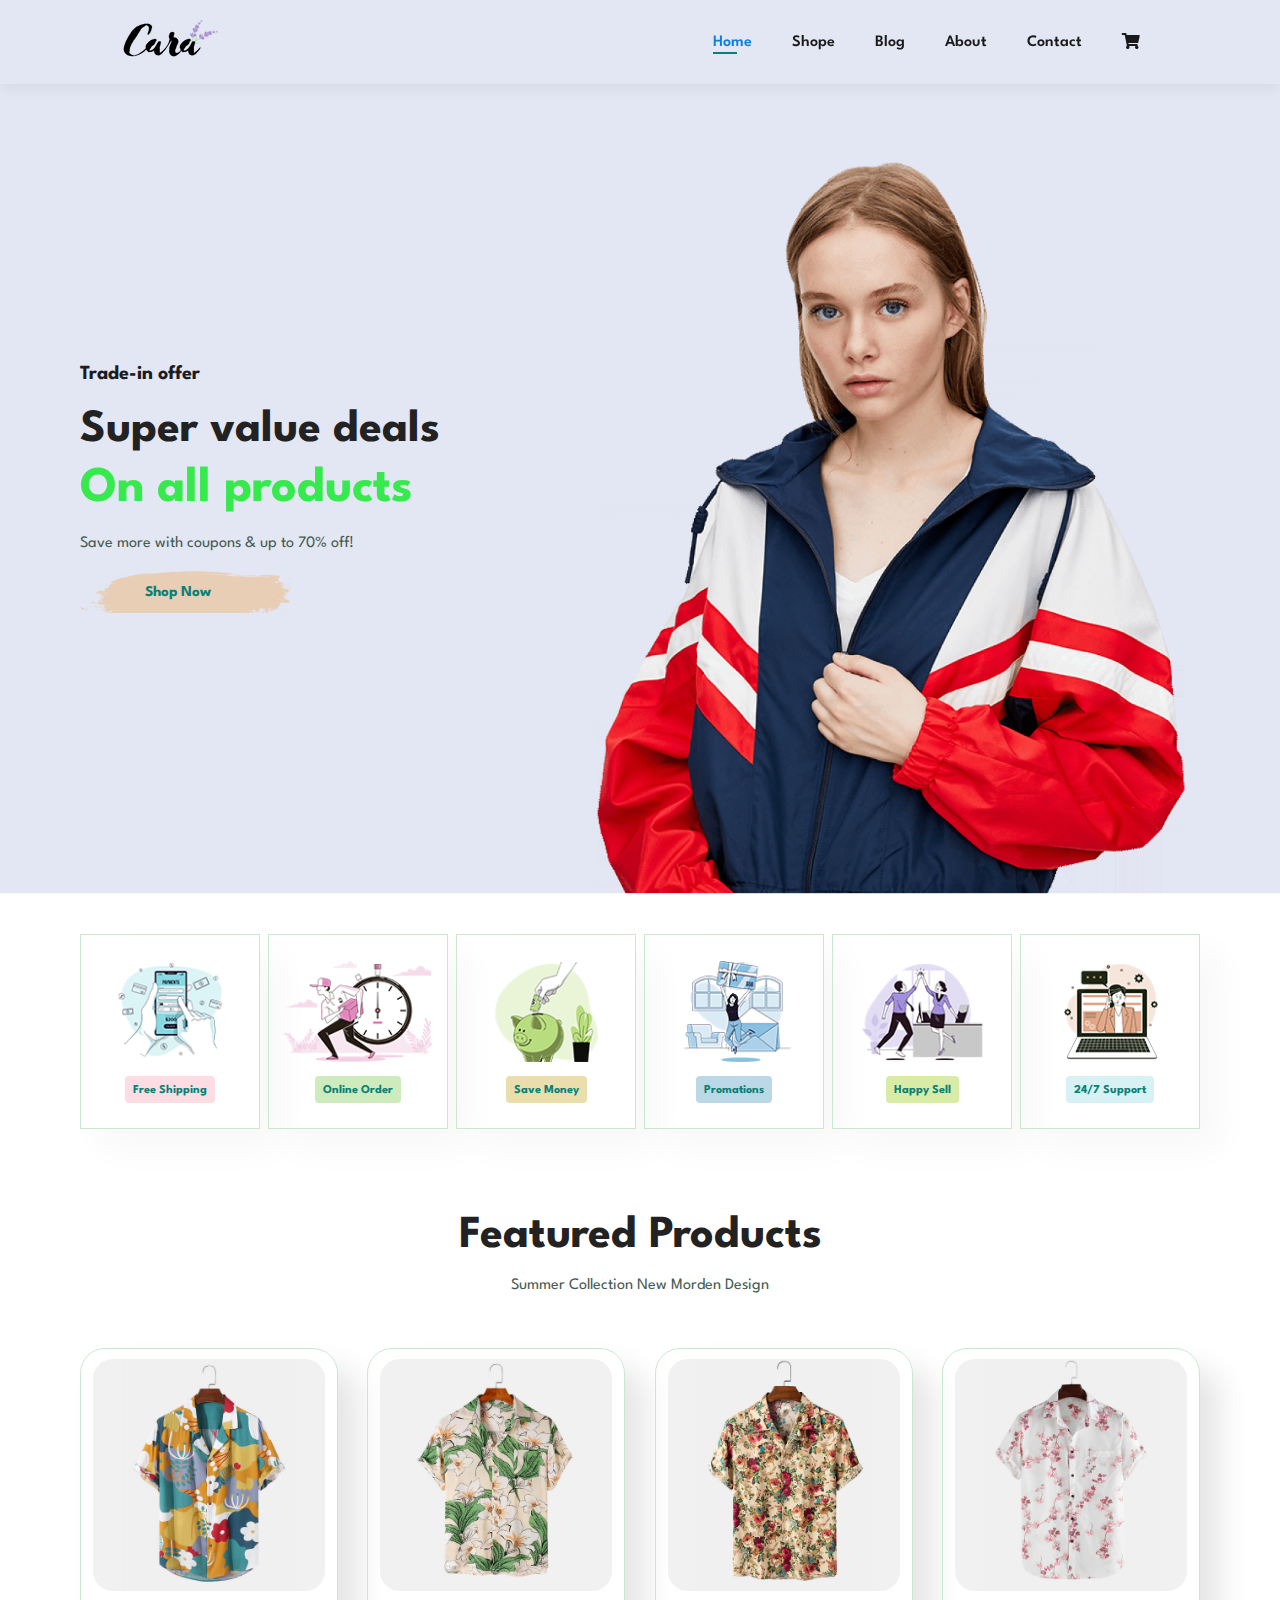
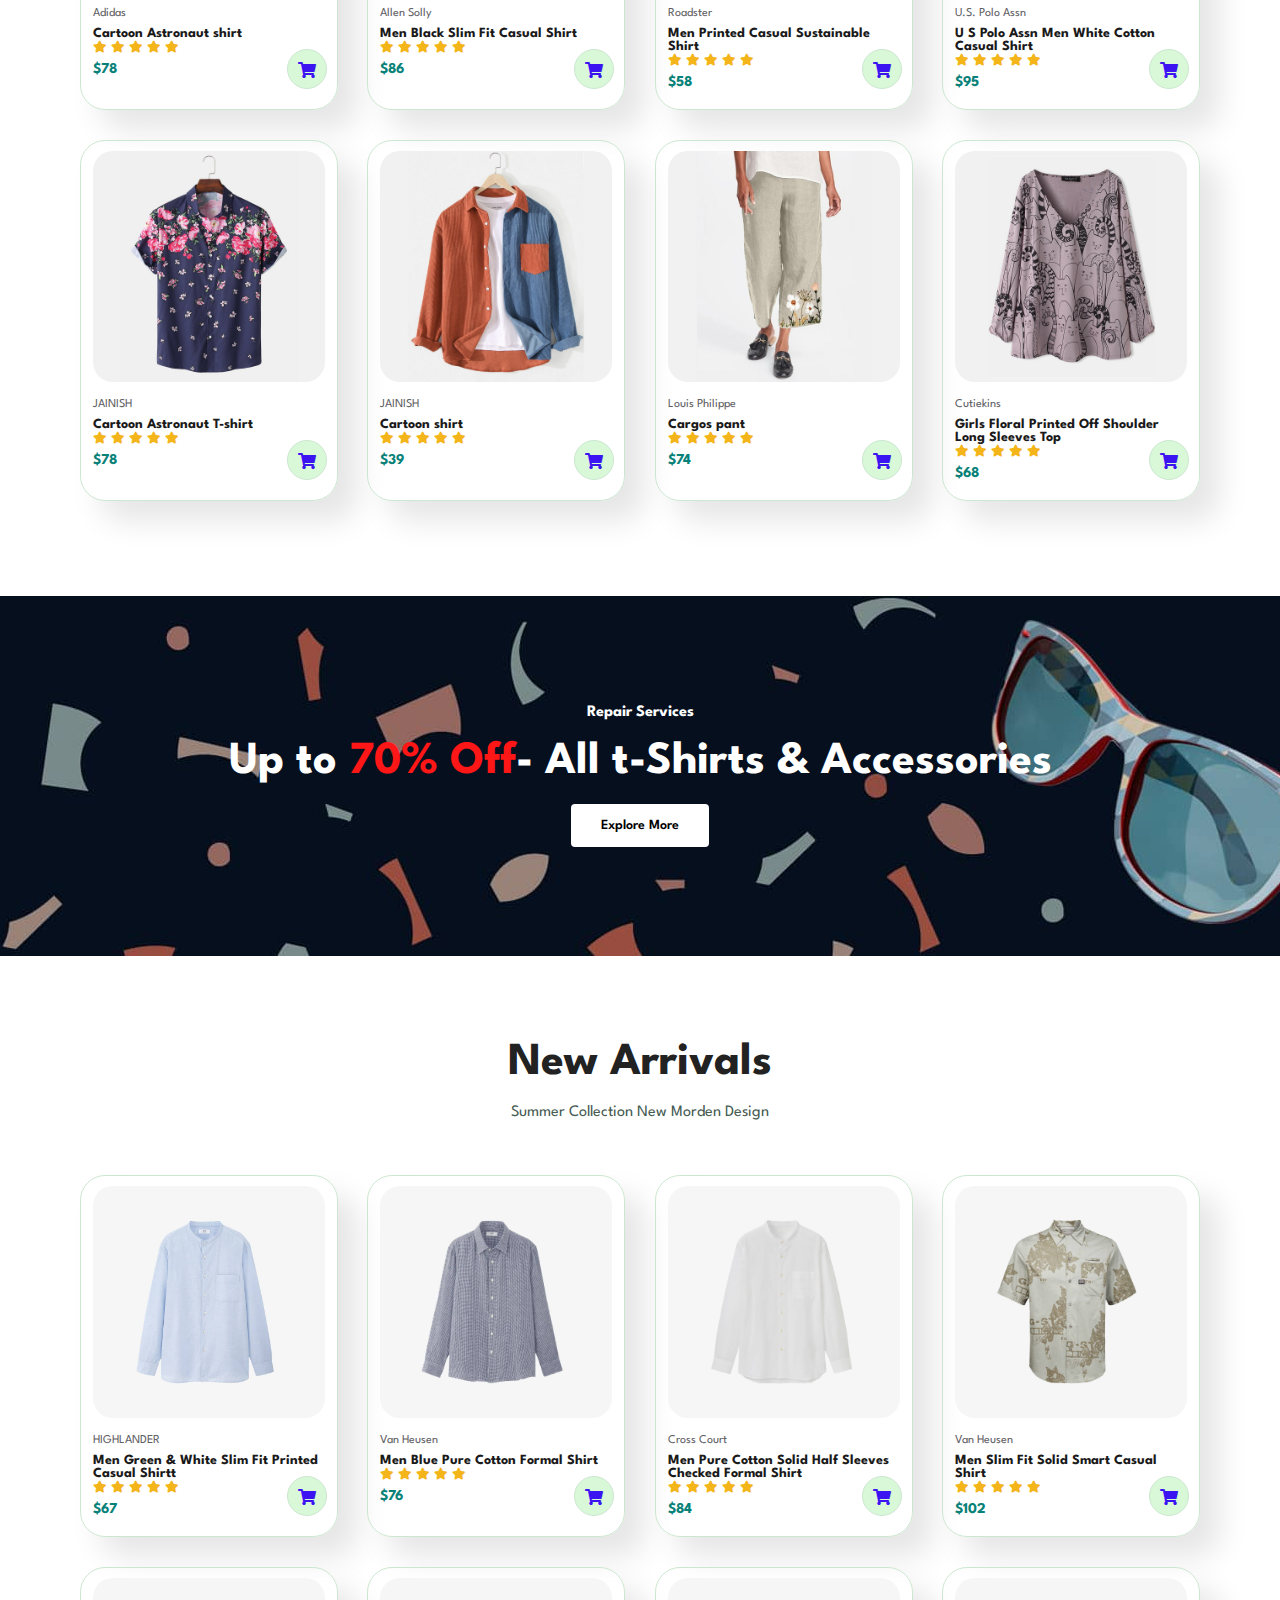
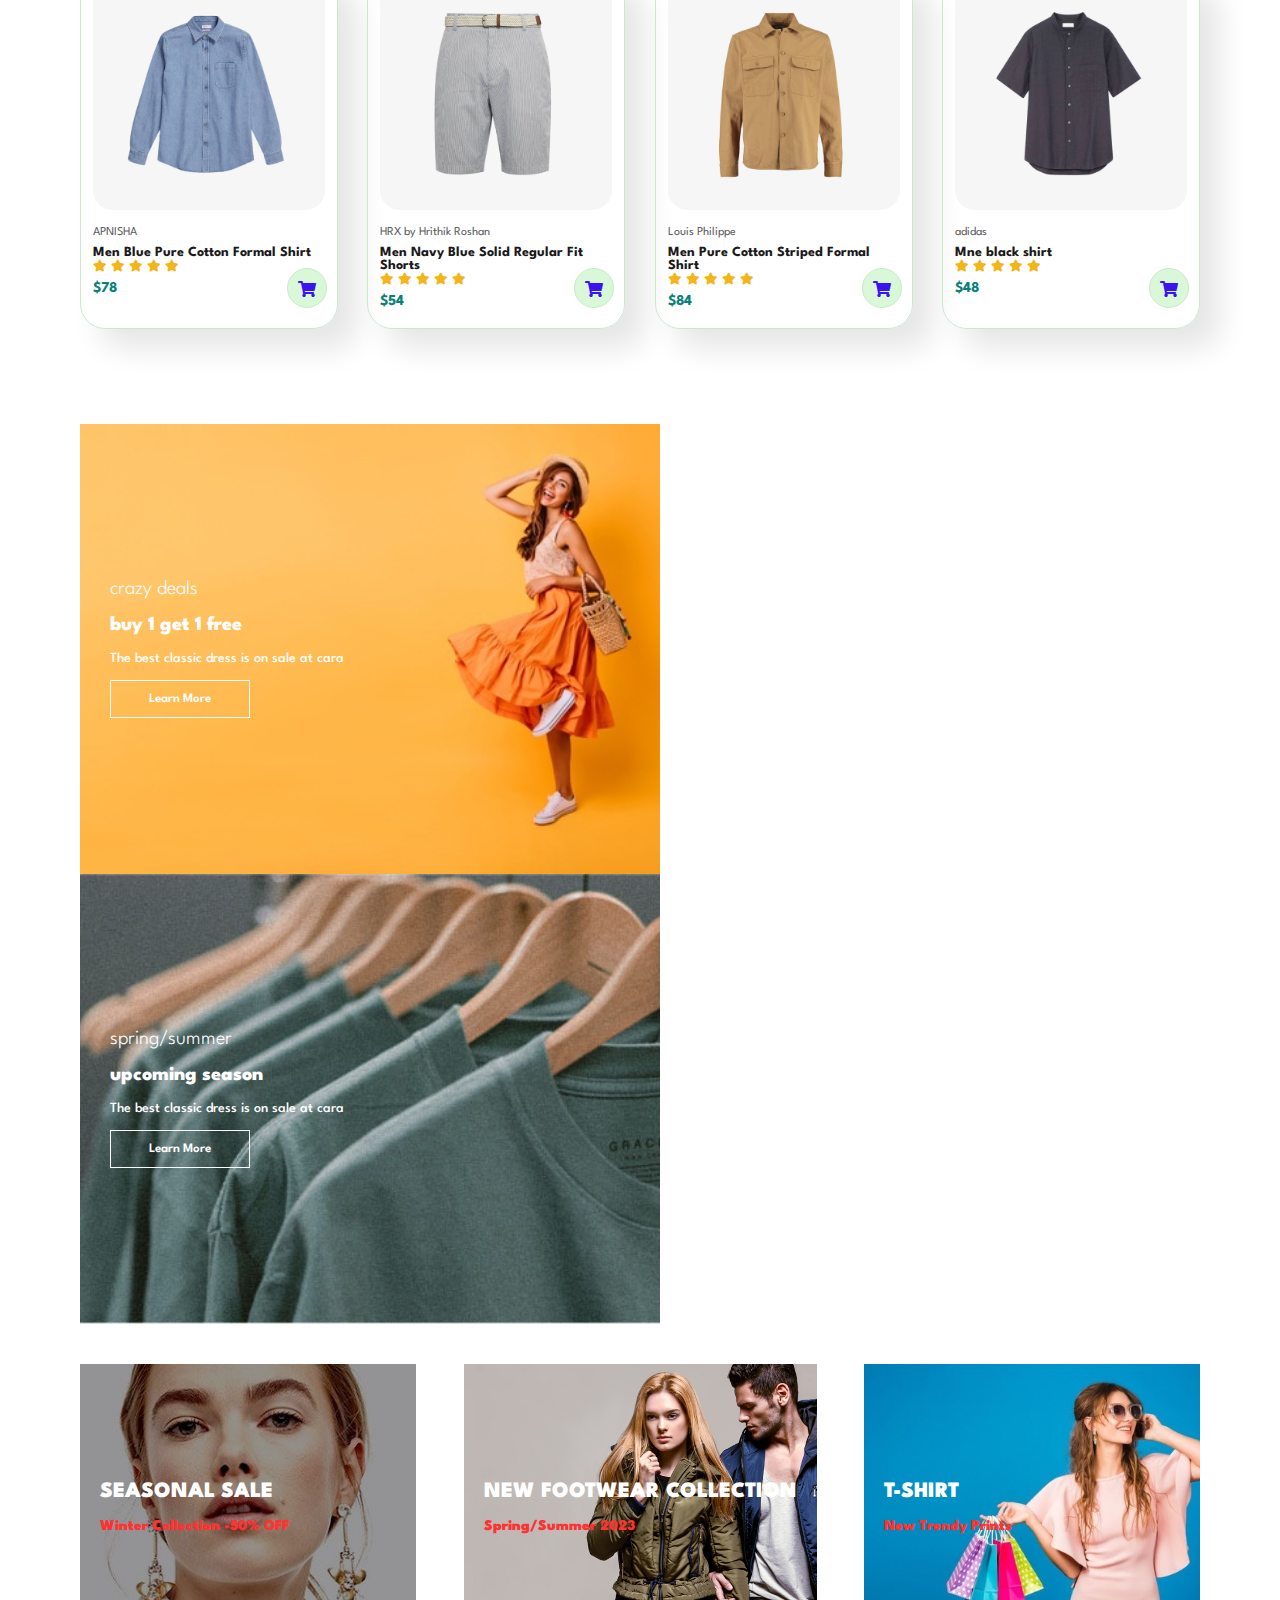
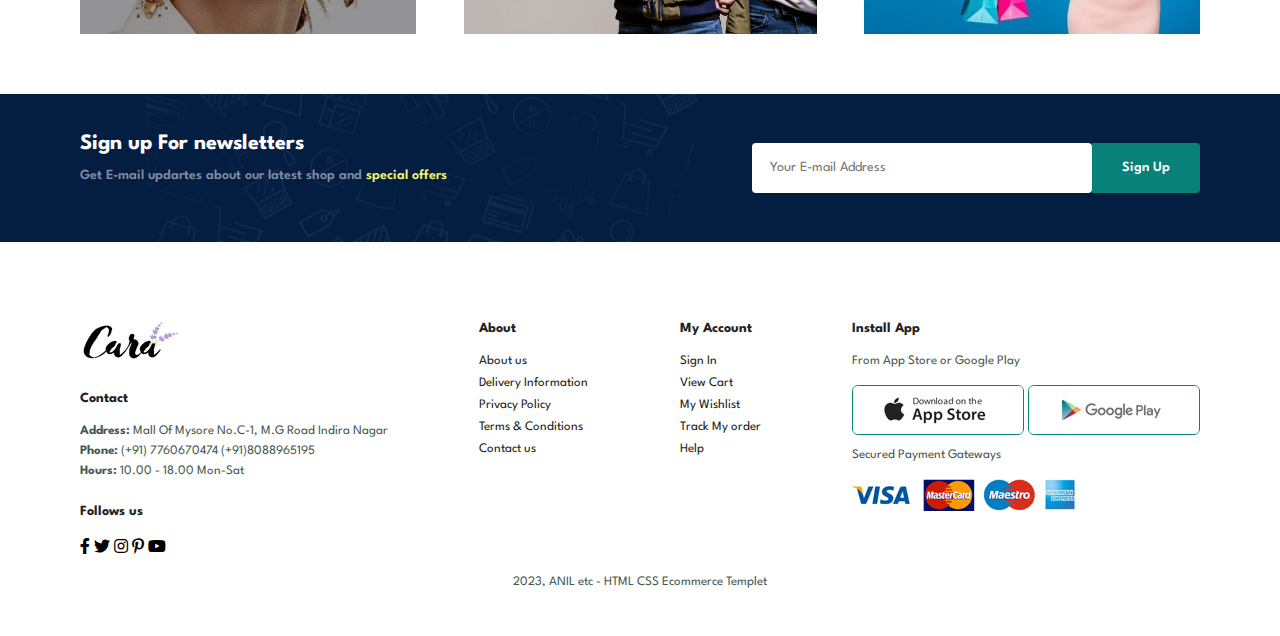
<file: index.html>
<!DOCTYPE html>
<html lang="en">

    <head>
        <meta charset="UTF-8">
        <meta http-equiv="X-UA-Compatible" content="IE=edge">
        <meta name="viewport" content="width=device-width, initial-scale=1.0">
        <title>Ecommerce website</title>
       
        <link rel="stylesheet" href="https://use.fontawesome.com/releases/v5.15.4/css/all.css">

        <link rel="stylesheet" href="style.css">
    </head>

    <body>
    <section id ="header">
        <a href="#"><img src="img/logo.png" class="logo" alt="logo"></a>

        <div>
            <ul id="navbar">
                <li><a class="active" href="index.html">Home</a></li>
                <li><a href="shop.html">Shope</a></li>
                <li><a href="blog.html">Blog</a></li>
                <li><a href="about.html">About</a></li>
                <li><a href="contact.html">Contact</a></li>
                <li id="lg-bag"><a href="cart.html"><i class="fas fa-shopping-cart"></i></a></li>
                <a href="#" id="close"><i class="fas fa-times"></i></a>
                
            </ul>
        </div>
        <div id="mobile">
            
            <a href="cart.html"><i class="far fa-shopping-cart"></i></a>
            <i id="bar" class="fas fa-outdent"></i>
        </div>
    </section>

    <section id="hero">
        <h4>Trade-in offer</h4>
        <h2>Super value deals</h2>
        <h1>On all products</h1>
        <p>Save more with coupons & up to 70% off!</p>
        <button  onclick="window.location.href='shop.html';">Shop Now</button>
    </section>

    <section id="features" class="section-p1">
        <div class="fe-box">
            <img src="img/features/f1.png">
            <h6>Free Shipping</h6>
        </div>
        <div class="fe-box">
            <img src="img/features/f2.png">
            <h6>Online Order</h6>
        </div>
        <div class="fe-box">
            <img src="img/features/f3.png">
            <h6>Save Money</h6>
        </div>
        <div class="fe-box">
            <img src="img/features/f4.png">
            <h6>Promations</h6>
        </div>
        <div class="fe-box">
            <img src="img/features/f5.png">
            <h6>Happy Sell</h6>
        </div>
        <div class="fe-box">
            <img src="img/features/f6.png">
            <h6>24/7 Support</h6>
        </div>
    </section>

    <section id="product1" class="section-p1">
        <h2>Featured Products</h2>
        <p>Summer Collection New Morden Design</p>
        <div class="pro-container"  onclick="window.location.href='sproduct.html';">
            <div class="pro">
                <img src="img/products/f1.jpg" alt="">
                <div class="des">
                    <span>Adidas</span>
                    <h5>Cartoon Astronaut shirt</h5>
                    <div class="star">
                        <i class="fas fa-star"></i>
                        <i class="fas fa-star"></i>
                        <i class="fas fa-star"></i>
                        <i class="fas fa-star"></i>
                        <i class="fas fa-star"></i>
                    </div>
                    <h4>$78</h4>
                </div>
                <a href="#"><i class="fas fa-shopping-cart cart"></i></a>
            </div>
            <div class="pro">
                <img src="img/products/f2.jpg" alt="">
                <div class="des">
                    <span>Allen Solly</span>
                    <h5>Men Black Slim Fit Casual Shirt</h5>
                    <div class="star">
                        <i class="fas fa-star"></i>
                        <i class="fas fa-star"></i>
                        <i class="fas fa-star"></i>
                        <i class="fas fa-star"></i>
                        <i class="fas fa-star"></i>
                    </div>
                    <h4>$86</h4>
                </div>
                <a href="#"><i class="fas fa-shopping-cart cart"></i></a>
            </div>
            <div class="pro">
                <img src="img/products/f3.jpg" alt="">
                <div class="des">
                    <span>Roadster</span>
                    <h5>Men Printed Casual Sustainable Shirt</h5>
                    <div class="star">
                        <i class="fas fa-star"></i>
                        <i class="fas fa-star"></i>
                        <i class="fas fa-star"></i>
                        <i class="fas fa-star"></i>
                        <i class="fas fa-star"></i>
                    </div>
                    <h4>$58</h4>
                </div>
                <a href="#"><i class="fas fa-shopping-cart cart"></i></a>
            </div>
            <div class="pro">
                <img src="img/products/f4.jpg" alt="">
                <div class="des">
                    <span>U.S. Polo Assn</span>
                    <h5>U S Polo Assn Men White Cotton Casual Shirt</h5>
                    <div class="star">
                        <i class="fas fa-star"></i>
                        <i class="fas fa-star"></i>
                        <i class="fas fa-star"></i>
                        <i class="fas fa-star"></i>
                        <i class="fas fa-star"></i>
                    </div>
                    <h4>$95</h4>
                </div>
                <a href="#"><i class="fas fa-shopping-cart cart"></i></a>
            </div>
          
            <div class="pro">
                <img src="img/products/f5.jpg" alt="">
                <div class="des">
                    <span>JAINISH</span>
                    <h5>Cartoon Astronaut T-shirt</h5>
                    <div class="star">
                        <i class="fas fa-star"></i>
                        <i class="fas fa-star"></i>
                        <i class="fas fa-star"></i>
                        <i class="fas fa-star"></i>
                        <i class="fas fa-star"></i>
                    </div>
                    <h4>$78</h4>
                </div>
                <a href="#"><i class="fas fa-shopping-cart cart"></i></a>
            </div>
            <div class="pro">
                <img src="img/products/f6.jpg" alt="">
                <div class="des">
                    <span>JAINISH</span>
                    <h5>Cartoon shirt</h5>
                    <div class="star">
                        <i class="fas fa-star"></i>
                        <i class="fas fa-star"></i>
                        <i class="fas fa-star"></i>
                        <i class="fas fa-star"></i>
                        <i class="fas fa-star"></i>
                    </div>
                    <h4>$39</h4>
                </div>
                <a href="#"><i class="fas fa-shopping-cart cart"></i></a>
            </div>
            <div class="pro">
                <img src="img/products/f7.jpg" alt="">
                <div class="des">
                    <span>Louis Philippe</span>
                    <h5>Cargos pant </h5>
                    <div class="star">
                        <i class="fas fa-star"></i>
                        <i class="fas fa-star"></i>
                        <i class="fas fa-star"></i>
                        <i class="fas fa-star"></i>
                        <i class="fas fa-star"></i>
                    </div>
                    <h4>$74</h4>
                </div>
                <a href="#"><i class="fas fa-shopping-cart cart"></i></a>
            </div>
             <div class="pro">
                <img src="img/products/f8.jpg" alt="">
                <div class="des">
                    <span>
                        Cutiekins</span>
                    <h5> Girls Floral Printed Off Shoulder Long Sleeves Top</h5>
                    <div class="star">
                        <i class="fas fa-star"></i>
                        <i class="fas fa-star"></i>
                        <i class="fas fa-star"></i>
                        <i class="fas fa-star"></i>
                        <i class="fas fa-star"></i>
                    </div>
                    <h4>$68</h4>
                </div>
                <a href="#"><i class="fas fa-shopping-cart cart"></i></a>
            </div>
        </div>
    </section>

    <section id="banner" class="section-m1">
        <h4>Repair Services</h4>
        <h2>Up to <span>70% Off</span>- All t-Shirts & Accessories</h2>
        <button class="normal">Explore More</button>
    </section>

    <section id="product1" class="section-p1">
        <h2>New Arrivals</h2>
        <p>Summer Collection New Morden Design</p>
        <div class="pro-container" onclick="window.location.href='sproduct.html';">
            <div class="pro">
                <img src="img/products/n1.jpg" alt="">
                <div class="des">
                    <span>HIGHLANDER</span>
                    <h5>Men Green & White Slim Fit Printed Casual Shirtt</h5>
                    <div class="star">
                        <i class="fas fa-star"></i>
                        <i class="fas fa-star"></i>
                        <i class="fas fa-star"></i>
                        <i class="fas fa-star"></i>
                        <i class="fas fa-star"></i>
                    </div>
                    <h4>$67</h4>
                </div>
                <a href="#"><i class="fas fa-shopping-cart cart"></i></a>
            </div>
            <div class="pro">
                <img src="img/products/n2.jpg" alt="">
                <div class="des">
                    <span>Van Heusen</span>
                    <h5>Men Blue Pure Cotton Formal Shirt</h5>
                    <div class="star">
                        <i class="fas fa-star"></i>
                        <i class="fas fa-star"></i>
                        <i class="fas fa-star"></i>
                        <i class="fas fa-star"></i>
                        <i class="fas fa-star"></i>
                    </div>
                    <h4>$76</h4>
                </div>
                <a href="#"><i class="fas fa-shopping-cart cart"></i></a>
            </div>
            <div class="pro">
                <img src="img/products/n3.jpg" alt="">
                <div class="des">
                    <span>Cross Court</span>
                    <h5>Men Pure Cotton Solid Half Sleeves Checked Formal Shirt</h5>
                    <div class="star">
                        <i class="fas fa-star"></i>
                        <i class="fas fa-star"></i>
                        <i class="fas fa-star"></i>
                        <i class="fas fa-star"></i>
                        <i class="fas fa-star"></i>
                    </div>
                    <h4>$84</h4>
                </div>
                <a href="#"><i class="fas fa-shopping-cart cart"></i></a>
            </div>
            <div class="pro">
                <img src="img/products/n4.jpg" alt="">
                <div class="des">
                    <span>
                        Van Heusen</span>
                    <h5>Men  Slim Fit Solid Smart Casual Shirt</h5>
                    <div class="star">
                        <i class="fas fa-star"></i>
                        <i class="fas fa-star"></i>
                        <i class="fas fa-star"></i>
                        <i class="fas fa-star"></i>
                        <i class="fas fa-star"></i>
                    </div>
                    <h4>$102</h4>
                </div>
                <a href="#"><i class="fas fa-shopping-cart cart"></i></a>
            </div>
          
            <div class="pro">
                <img src="img/products/n5.jpg" alt="">
                <div class="des">
                    <span>APNISHA</span>
                    <h5>Men Blue Pure Cotton Formal Shirt</h5>
                    <div class="star">
                        <i class="fas fa-star"></i>
                        <i class="fas fa-star"></i>
                        <i class="fas fa-star"></i>
                        <i class="fas fa-star"></i>
                        <i class="fas fa-star"></i>
                    </div>
                    <h4>$78</h4>
                </div>
                <a href="#"><i class="fas fa-shopping-cart cart"></i></a>
            </div>
            <div class="pro">
                <img src="img/products/n6.jpg" alt="">
                <div class="des">
                    <span>HRX by Hrithik Roshan</span>
                    <h5>Men Navy Blue Solid Regular Fit Shorts</h5>
                    <div class="star">
                        <i class="fas fa-star"></i>
                        <i class="fas fa-star"></i>
                        <i class="fas fa-star"></i>
                        <i class="fas fa-star"></i>
                        <i class="fas fa-star"></i>
                    </div>
                    <h4>$54</h4>
                </div>
                <a href="#"><i class="fas fa-shopping-cart cart"></i></a>
            </div>
            <div class="pro">
                <img src="img/products/n7.jpg" alt="">
                <div class="des">
                    <span>Louis Philippe</span>
                    <h5>Men Pure Cotton Striped Formal Shirt</h5>
                    <div class="star">
                        <i class="fas fa-star"></i>
                        <i class="fas fa-star"></i>
                        <i class="fas fa-star"></i>
                        <i class="fas fa-star"></i>
                        <i class="fas fa-star"></i>
                    </div>
                    <h4>$84</h4>
                </div>
                <a href="#"><i class="fas fa-shopping-cart cart"></i></a>
            </div>
             <div class="pro">
                <img src="img/products/n8.jpg" alt="">
                <div class="des">
                    <span>adidas</span>
                    <h5>Mne black shirt</h5>
                    <div class="star">
                        <i class="fas fa-star"></i>
                        <i class="fas fa-star"></i>
                        <i class="fas fa-star"></i>
                        <i class="fas fa-star"></i>
                        <i class="fas fa-star"></i>
                    </div>
                    <h4>$48</h4>
                </div>
                <a href="#"><i class="fas fa-shopping-cart cart"></i></a>
            </div>
        </div>
    </section>

    <section id="sm-banner" class="section-p1">
        <div class="banner-box">
            <h4>crazy deals</h4>
            <h2>buy 1 get 1 free</h2>
            <span>The best classic dress is on sale at cara</span>
            <button class="white">Learn More</button>
        </div>
        <div class="banner-box banner-box2">
            <h4>spring/summer</h4>
            <h2>upcoming season</h2>
            <span>The best classic dress is on sale at cara</span>
            <button class="white">Learn More</button>
        </div>
    </section>

    <section id="banner3">
        <div class="banner-box ">
           
            <h2>SEASONAL SALE</h2>
            <h3>Winter Collection -50% OFF</h3>
            
        </div>
        <div class="banner-box banner-box2">
           
            <h2>NEW FOOTWEAR COLLECTION</h2>
            <h3>Spring/Summer 2023</h3>
            
        </div>
        <div class="banner-box banner-box3">
           
            <h2>T-SHIRT</h2>
            <h3>New Trendy Prints</h3>
            
        </div>
    </section>

    <section id="newsletter" class="section-p1 section-m1">
        <div class="newstext">
            <h4>Sign up For newsletters</h4>
            <p>Get E-mail updartes about our latest shop and <span> special offers</span></p>
        </div>
        <div class="form">
            <input type="text" placeholder="Your E-mail Address">
            <button class="normal">Sign Up</button>

        </div>
    </section>

    <footer class="section-p1">
        <div class="col">
            <img class="logo" src="img/logo.png">
            <h4>Contact</h4>
            <p><strong> Address: </strong>Mall Of Mysore No.C-1, M.G Road Indira Nagar </p>
            <p><strong> Phone: </strong>(+91) 7760670474 (+91)8088965195 </p>
            <p><strong> Hours: </strong>10.00 - 18.00 Mon-Sat</p>
            <div class="follow">
                <h4>Follows us</h4>
                <div class="icon">
                    <i class="fab fa-facebook-f"></i>
                    <i class="fab fa-twitter"></i>
                    <i class="fab fa-instagram"></i>
                    <i class="fab fa-pinterest-p"></i>
                    <i class="fab fa-youtube"></i>
                </div>
            </div>
        </div>
        <div class="col">
            <h4>About</h4>
            <a href="#">About us</a>
            <a href="#">Delivery Information</a>
            <a href="#">Privacy Policy</a>
            <a href="#">Terms & Conditions</a>
            <a href="#">Contact us</a>
        </div>
        <div class="col">
            <h4>My Account</h4>
            <a href="#">Sign In</a>
            <a href="#">View Cart</a>
            <a href="#">My Wishlist</a>
            <a href="#">Track My order</a>
            <a href="#">Help</a>
        </div>
        <div class="col install">
            <h4>Install App</h4>
            <p>From App Store or Google Play</p>
            <div class="row">
                <img src="img/pay/app.jpg" alt="">
                <img src="img/pay/play.jpg" alt="">
            </div>
            <p>Secured Payment Gateways</p>
            <img src="img/pay/pay.png" alt="">
        </div>
        <div class="copyright">
            <p>2023, ANIL etc - HTML CSS Ecommerce Templet</p>

        </div>
    </footer>
        <script src="script.js"></script>
    </body>
    
</html>
</file>
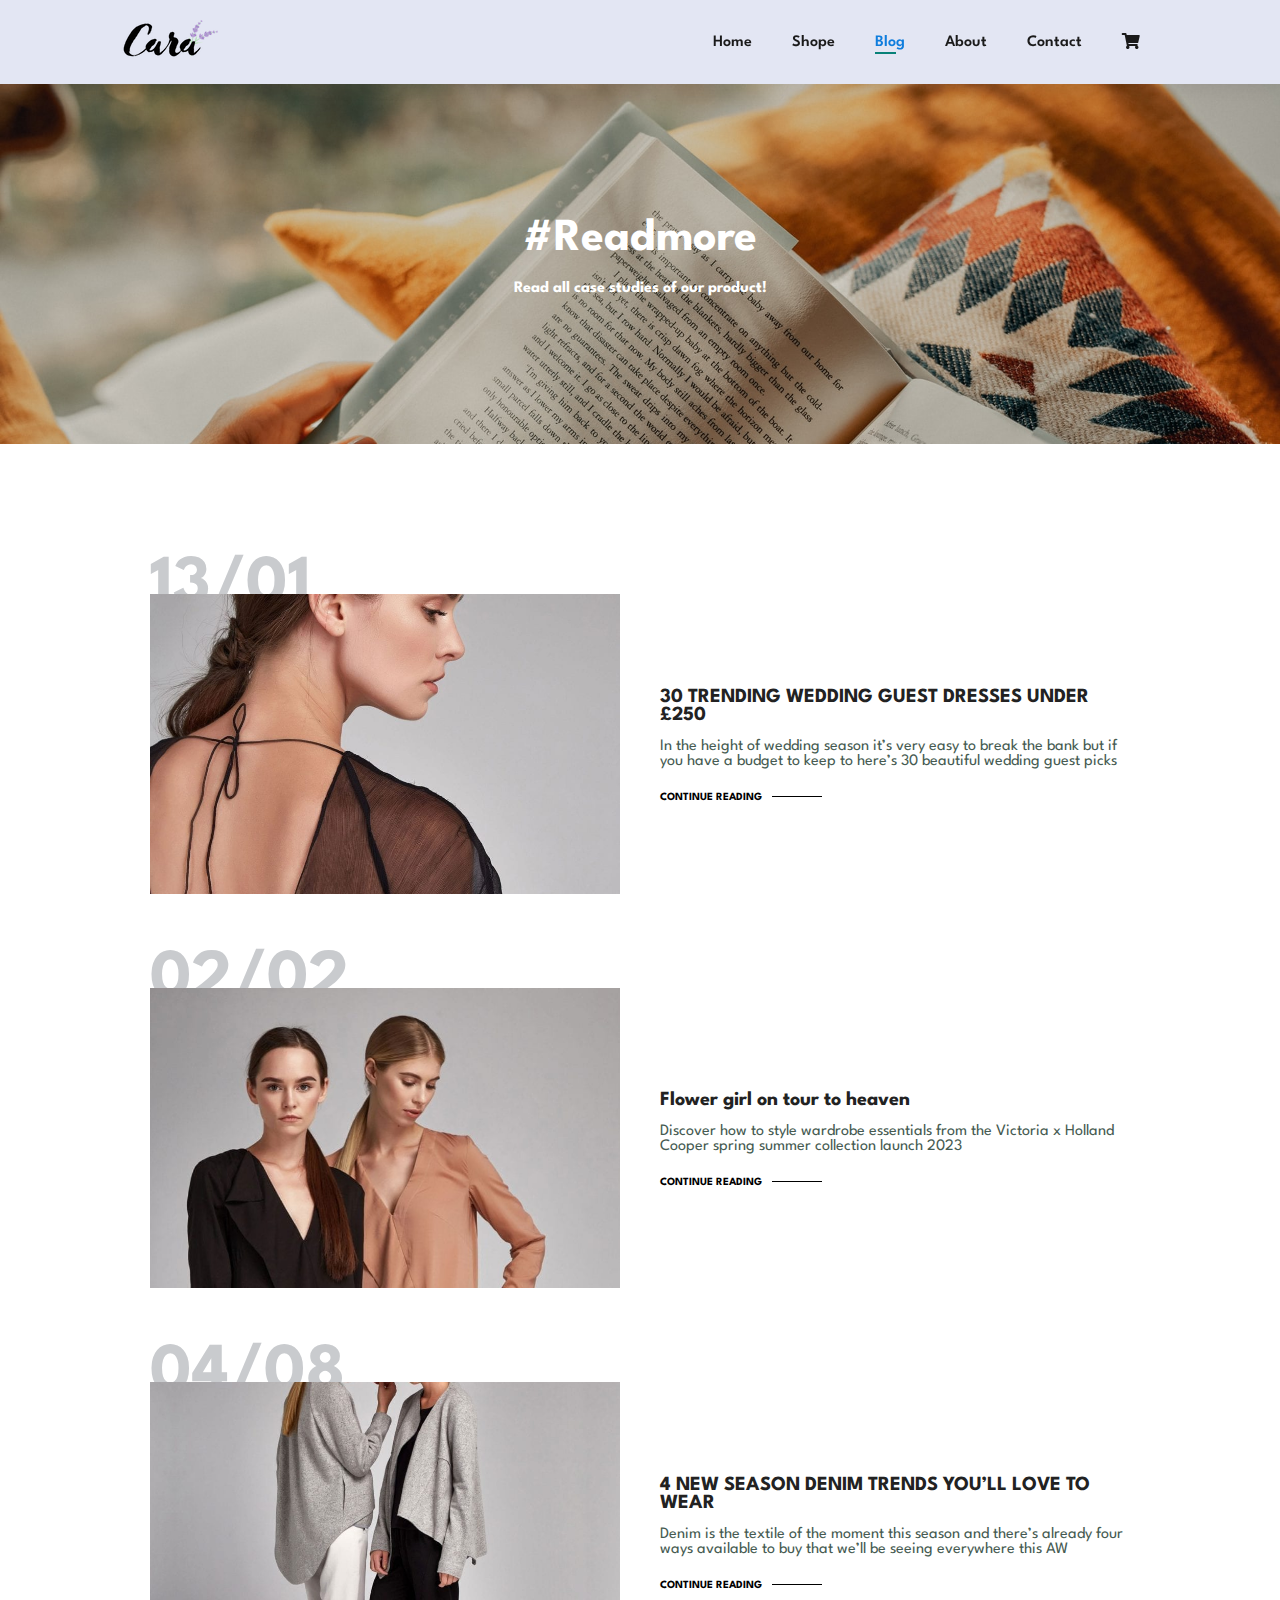
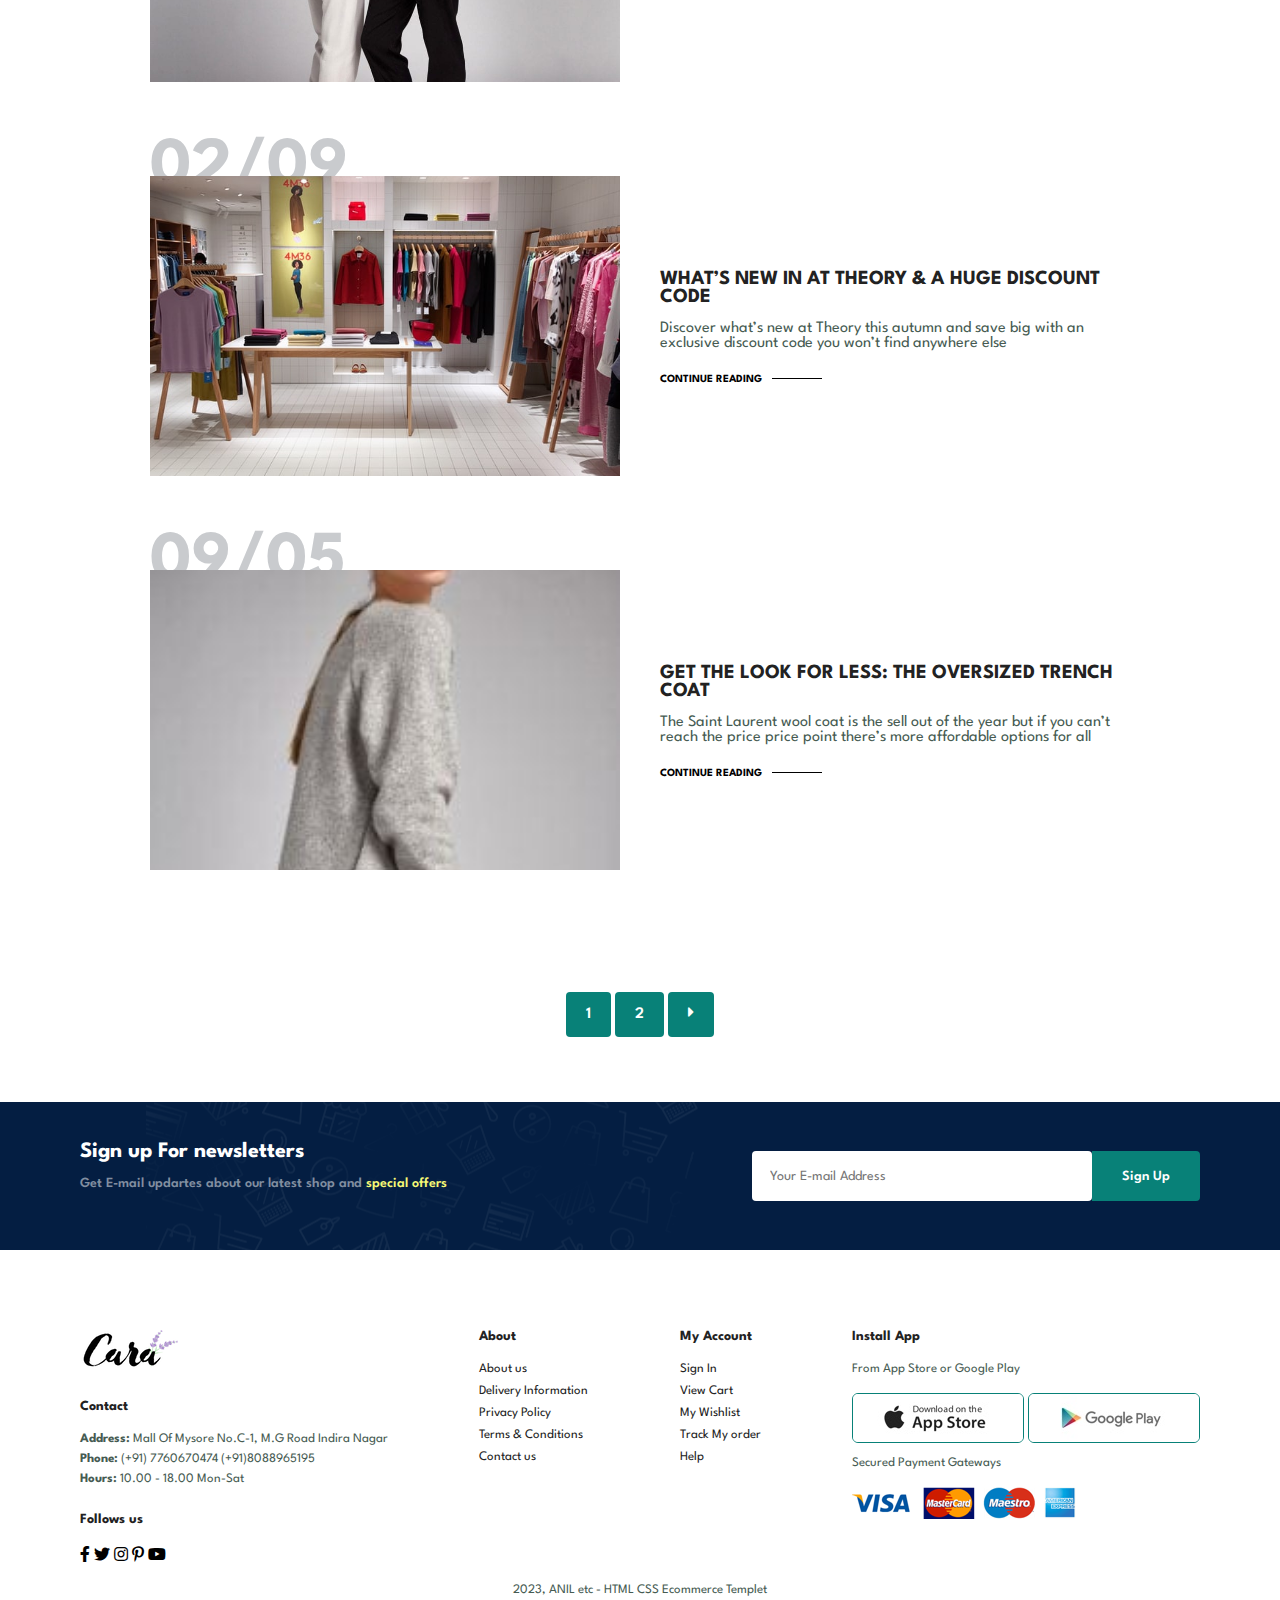
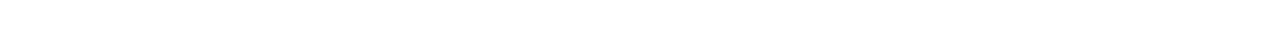
<file: blog.html>
<!DOCTYPE html>
<html lang="en">

    <head>
        <meta charset="UTF-8">
        <meta http-equiv="X-UA-Compatible" content="IE=edge">
        <meta name="viewport" content="width=device-width, initial-scale=1.0">
        <title>Ecommerce website</title>
       
        <link rel="stylesheet" href="https://use.fontawesome.com/releases/v5.15.4/css/all.css">

        <link rel="stylesheet" href="style.css">
    </head>

    <body>
    <section id ="header">
        <a href="#"><img src="img/logo.png" class="logo" alt="logo"></a>

        <div>
            <ul id="navbar">
                <li><a  href="index.html">Home</a></li>
                <li><a  href="shop.html">Shope</a></li>
                <li><a class="active" href="blog.html">Blog</a></li>
                <li><a href="about.html">About</a></li>
                <li><a href="contact.html">Contact</a></li>
                <li id="lg-bag"><a href="cart.html"><i class="fas fa-shopping-cart"></i></a></li>
                <a href="#" id="close"><i class="fas fa-times"></i></a>
                
            </ul>
        </div>
        <div id="mobile">
            
            <a href="cart.html"><i class="fas fa-shopping-cart"></i></a>
            <i id="bar" class="fas fa-outdent"></i>
        </div>
    </section>

    <section id="page-header1" class="blog-header">
    
        <h2>#Readmore</h2>
        <p>Read all case studies of our product!</p>
     
    </section>

    <section id="blog">
        <div  class="blog-box">
            <div class="blog-img">
                <img src="img/blog/b1.jpg" alt="">
            </div>
            <div class="blog-details">
            <h4>30 TRENDING WEDDING GUEST DRESSES UNDER £250</h4>
            <p>In the height of wedding season it’s very easy to break the bank but if you have a budget to keep to here’s 30 beautiful wedding guest picks</p>
                <a href="#">CONTINUE READING</a>
        </div>
        <h1>13/01</h1>
        </div>
        <div  class="blog-box">
            <div class="blog-img">
                <img src="img/blog/b2.jpg" alt="">
            </div>
            <div class="blog-details">
            <h4>Flower girl on tour to heaven </h4>
            <p>Discover how to style wardrobe essentials from the Victoria x Holland Cooper spring summer collection launch 2023</p>
            <a href="#">CONTINUE READING</a>
        </div>
        <h1>02/02</h1>
        </div>
        <div  class="blog-box">
            <div class="blog-img">
                <img src="img/blog/b4.jpg" alt="">
            </div>
            <div class="blog-details">
            <h4>4 NEW SEASON DENIM TRENDS YOU’LL LOVE TO WEAR </h4>
            <p> Denim is the textile of the moment this season and there’s already four ways available to buy that we’ll be seeing everywhere this AW</p>
            <a href="#">CONTINUE READING</a>
        </div>
        <h1>04/08</h1>
        </div>
        <div  class="blog-box">
            <div class="blog-img">
                <img src="img/blog/b3.jpg" alt="">
            </div>
            <div class="blog-details">
            <h4>WHAT’S NEW IN AT THEORY & A HUGE DISCOUNT CODE</h4>
            <p>Discover what’s new at Theory this autumn and save big with an exclusive discount code you won’t find anywhere else</p>
                <a href="#">CONTINUE READING</a>
        </div>
        <h1>02/09</h1>
        </div>
        <div  class="blog-box">
            <div class="blog-img">
                <img src="img/blog/b5.jpg" alt="">
            </div>
            <div class="blog-details">
            <h4>GET THE LOOK FOR LESS: THE OVERSIZED TRENCH COAT</h4>
            <p>The Saint Laurent wool coat is the sell out of the year but if you can’t reach the price price point there’s more affordable options for all</p>
            <a href="#">CONTINUE READING</a>
        </div>
        <h1>09/05</h1>
        </div>
    </section>

    <section id="pagination" class="section-p1">
        <a href="#">1</a>
        <a href="#">2</a>
        <a href="#"><i class="fas fa-caret-right"></i></a>
    </section>


    <section id="newsletter" class="section-p1 section-m1">
        <div class="newstext">
            <h4>Sign up For newsletters</h4>
            <p>Get E-mail updartes about our latest shop and <span> special offers</span></p>
        </div>
        <div class="form">
            <input type="text" placeholder="Your E-mail Address">
            <button class="normal">Sign Up</button>

        </div>
    </section>

    <footer class="section-p1">
        <div class="col">
            <img class="logo" src="img/logo.png">
            <h4>Contact</h4>
            <p><strong> Address: </strong>Mall Of Mysore No.C-1, M.G Road Indira Nagar </p>
            <p><strong> Phone: </strong>(+91) 7760670474 (+91)8088965195 </p>
            <p><strong> Hours: </strong>10.00 - 18.00 Mon-Sat</p>
            <div class="follow">
                <h4>Follows us</h4>
                <div class="icon">
                    <i class="fab fa-facebook-f"></i>
                    <i class="fab fa-twitter"></i>
                    <i class="fab fa-instagram"></i>
                    <i class="fab fa-pinterest-p"></i>
                    <i class="fab fa-youtube"></i>
                </div>
            </div>
        </div>
        <div class="col">
            <h4>About</h4>
            <a href="#">About us</a>
            <a href="#">Delivery Information</a>
            <a href="#">Privacy Policy</a>
            <a href="#">Terms & Conditions</a>
            <a href="#">Contact us</a>
        </div>
        <div class="col">
            <h4>My Account</h4>
            <a href="#">Sign In</a>
            <a href="#">View Cart</a>
            <a href="#">My Wishlist</a>
            <a href="#">Track My order</a>
            <a href="#">Help</a>
        </div>
        <div class="col install">
            <h4>Install App</h4>
            <p>From App Store or Google Play</p>
            <div class="row">
                <img src="img/pay/app.jpg" alt="">
                <img src="img/pay/play.jpg" alt="">
            </div>
            <p>Secured Payment Gateways</p>
            <img src="img/pay/pay.png" alt="">
        </div>
        <div class="copyright">
            <p>2023, ANIL etc - HTML CSS Ecommerce Templet</p>

        </div>
    </footer>
        <script src="script.js"></script>
    </body>
    
</html>
</file>
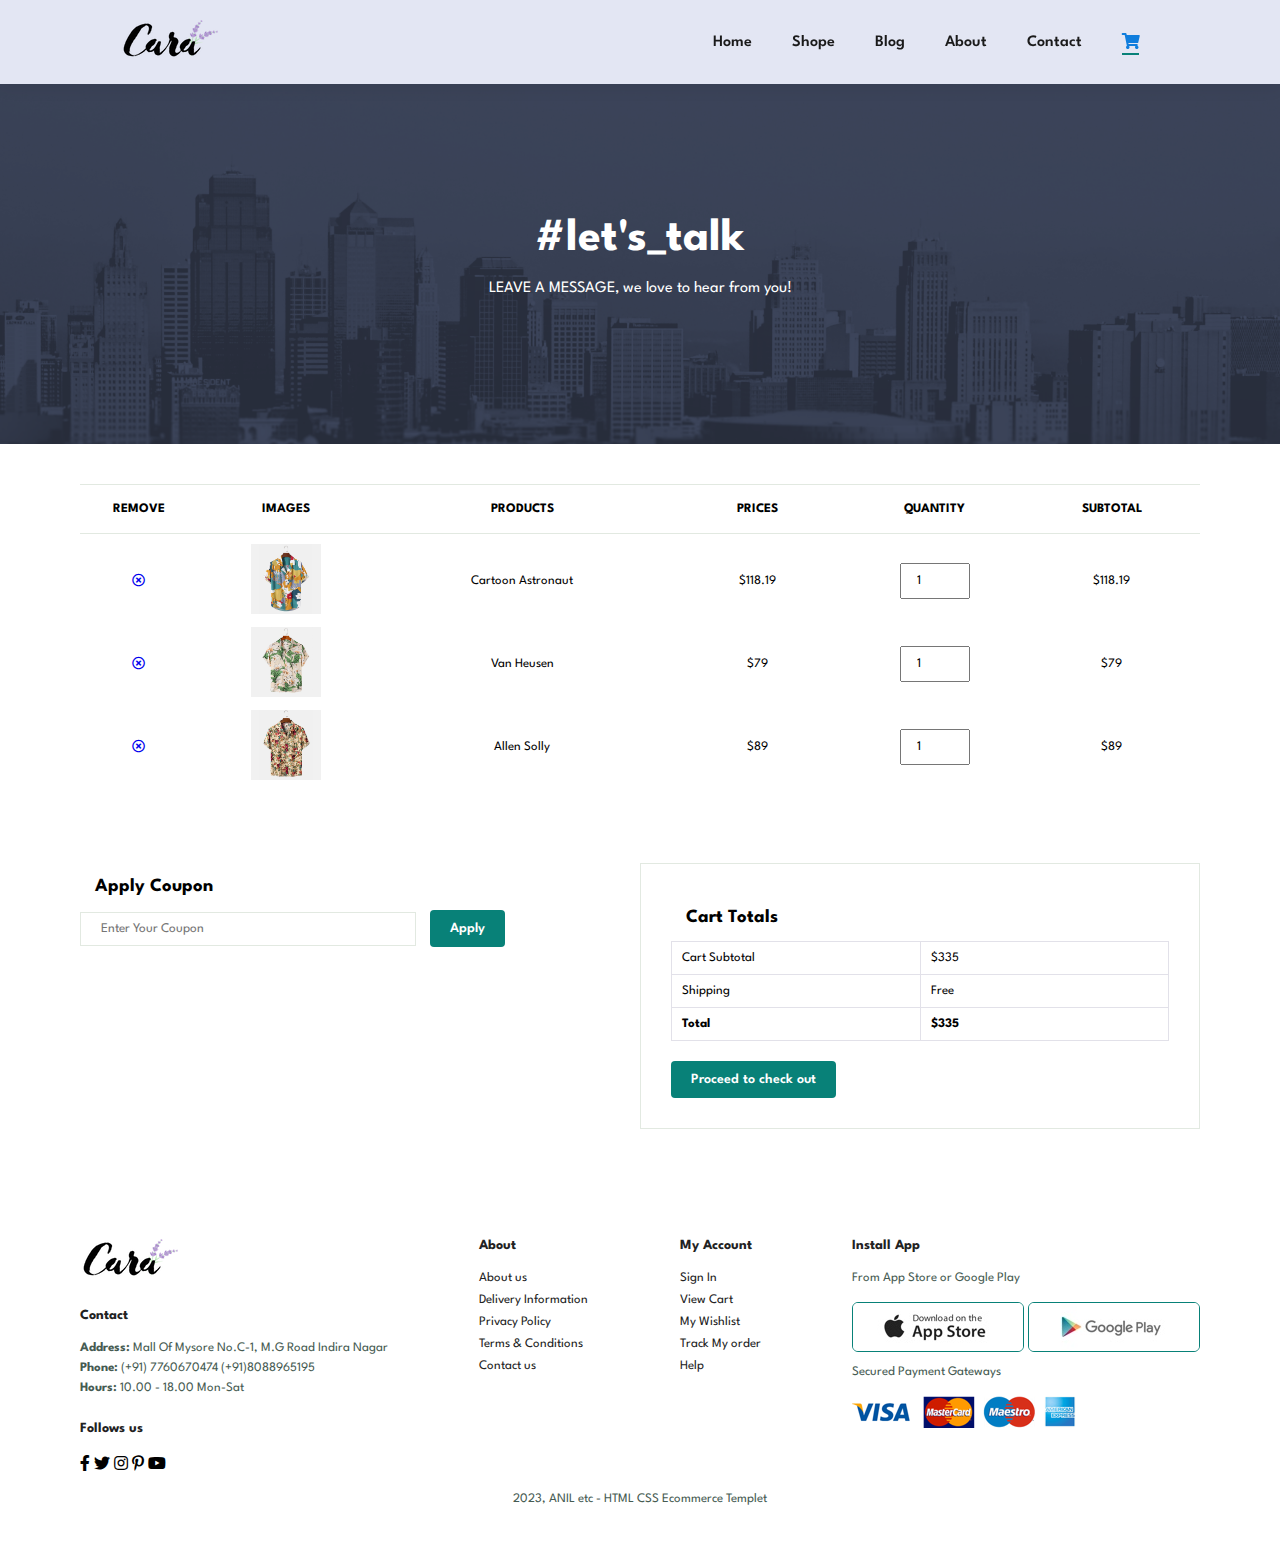
<file: cart.html>
<!DOCTYPE html>
<html lang="en">

    <head>
        <meta charset="UTF-8">
        <meta http-equiv="X-UA-Compatible" content="IE=edge">
        <meta name="viewport" content="width=device-width, initial-scale=1.0">
        <title>Ecommerce website</title>
       
        <link rel="stylesheet" href="https://use.fontawesome.com/releases/v5.15.4/css/all.css">

        <link rel="stylesheet" href="style.css">
    </head>

    <body>
    <section id ="header">
        <a href="#"><img src="img/logo.png" class="logo" alt="logo"></a>

        <div>
            <ul id="navbar">
                <li><a  href="index.html">Home</a></li>
                <li><a  href="shop.html">Shope</a></li>
                <li><a  href="blog.html">Blog</a></li>
                <li><a  href="about.html">About</a></li>
                <li><a  href="contact.html">Contact</a></li>
                <li id="lg-bag"><a class="active" href="cart.html"><i class="fas fa-shopping-cart"></i></a></li>
                <a href="#" id="close"><i class="fas fa-times"></i></a>
                
            </ul>
        </div>
        <div id="mobile">
            
            <a href="cart.html"><i class="fas fa-shopping-cart"></i></a>
            <i id="bar" class="fas fa-outdent"></i>
        </div>
    </section>

    <section id="page-header2" >
    
        <h2>#let's_talk</h2>
    <p>LEAVE A MESSAGE, we love to hear from you!</p>
     
    </section>

    <section id="cart" class="section-p1">
        <table width="!00%">
            <thead>
                <tr>
                    <td>Remove</td>
                    <td>Images</td>
                    <td>Products</td>
                    <td>prices</td>
                    <td>quantity</td>
                    <td>subtotal</td>
                </tr>
            </thead>
            <tbody>
                <tr>
              <td></i><a href="#"><i class="far fa-times-circle"></a></td>
                <td><img src="img/products/f1.jpg" alt=""></td>
                <td>Cartoon Astronaut</td>
                <td>$118.19</td>
                <td> <input type="number" value="1"></td>
                <td>$118.19</td>
                </tr>
                <tr>
                    <td></i><a href="#"><i class="far fa-times-circle"></a></td>
                      <td><img src="img/products/f2.jpg" alt=""></td>
                      <td>Van Heusen</td>
                      <td>$79</td>
                      <td> <input type="number" value="1"></td>
                      <td>$79</td>
                      </tr>
                      <tr>
                        <td></i><a href="#"><i class="far fa-times-circle"></a></td>
                          <td><img src="img/products/f3.jpg" alt=""></td>
                          <td>Allen Solly</td>
                          <td>$89</td>
                          <td> <input type="number" value="1"></td>
                          <td>$89</td>
                          </tr>
            </tbody>
        </table>
    </section>
    <section id="cart-add" class="section-p1">
        <div id="coupon">
            <h3>Apply Coupon</h3>
            <div>
                <input type="text" placeholder="Enter Your Coupon">
                <button class="normal">Apply</button>
            </div>
        </div>
<div id ="subtotal">
    <h3>Cart Totals</h3>
    <table>
        <tr>
            <td>Cart Subtotal</td>
            <td>$335</td>
        </tr>
        <tr>
            <td>Shipping</td>
            <td>Free</td>
        </tr>
        <tr>
            <td><strong>Total</strong></td>
            <td><strong>$335</strong></td>
        </tr>
    </table>
    <button class="normal">Proceed to check out</button>
</div>
    </section>
    <footer class="section-p1">
        <div class="col">
            <img class="logo" src="img/logo.png">
            <h4>Contact</h4>
            <p><strong> Address: </strong>Mall Of Mysore No.C-1, M.G Road Indira Nagar </p>
            <p><strong> Phone: </strong>(+91) 7760670474 (+91)8088965195 </p>
            <p><strong> Hours: </strong>10.00 - 18.00 Mon-Sat</p>
            <div class="follow">
                <h4>Follows us</h4>
                <div class="icon">
                    <i class="fab fa-facebook-f"></i>
                    <i class="fab fa-twitter"></i>
                    <i class="fab fa-instagram"></i>
                    <i class="fab fa-pinterest-p"></i>
                    <i class="fab fa-youtube"></i>
                </div>
            </div>
        </div>
        <div class="col">
            <h4>About</h4>
            <a href="#">About us</a>
            <a href="#">Delivery Information</a>
            <a href="#">Privacy Policy</a>
            <a href="#">Terms & Conditions</a>
            <a href="#">Contact us</a>
        </div>
        <div class="col">
            <h4>My Account</h4>
            <a href="#">Sign In</a>
            <a href="#">View Cart</a>
            <a href="#">My Wishlist</a>
            <a href="#">Track My order</a>
            <a href="#">Help</a>
        </div>
        <div class="col install">
            <h4>Install App</h4>
            <p>From App Store or Google Play</p>
            <div class="row">
                <img src="img/pay/app.jpg" alt="">
                <img src="img/pay/play.jpg" alt="">
            </div>
            <p>Secured Payment Gateways</p>
            <img src="img/pay/pay.png" alt="">
        </div>
        <div class="copyright">
            <p>2023, ANIL etc - HTML CSS Ecommerce Templet</p>

        </div>
    </footer>
        <script src="script.js"></script>
    </body>
    
</html>
</file>
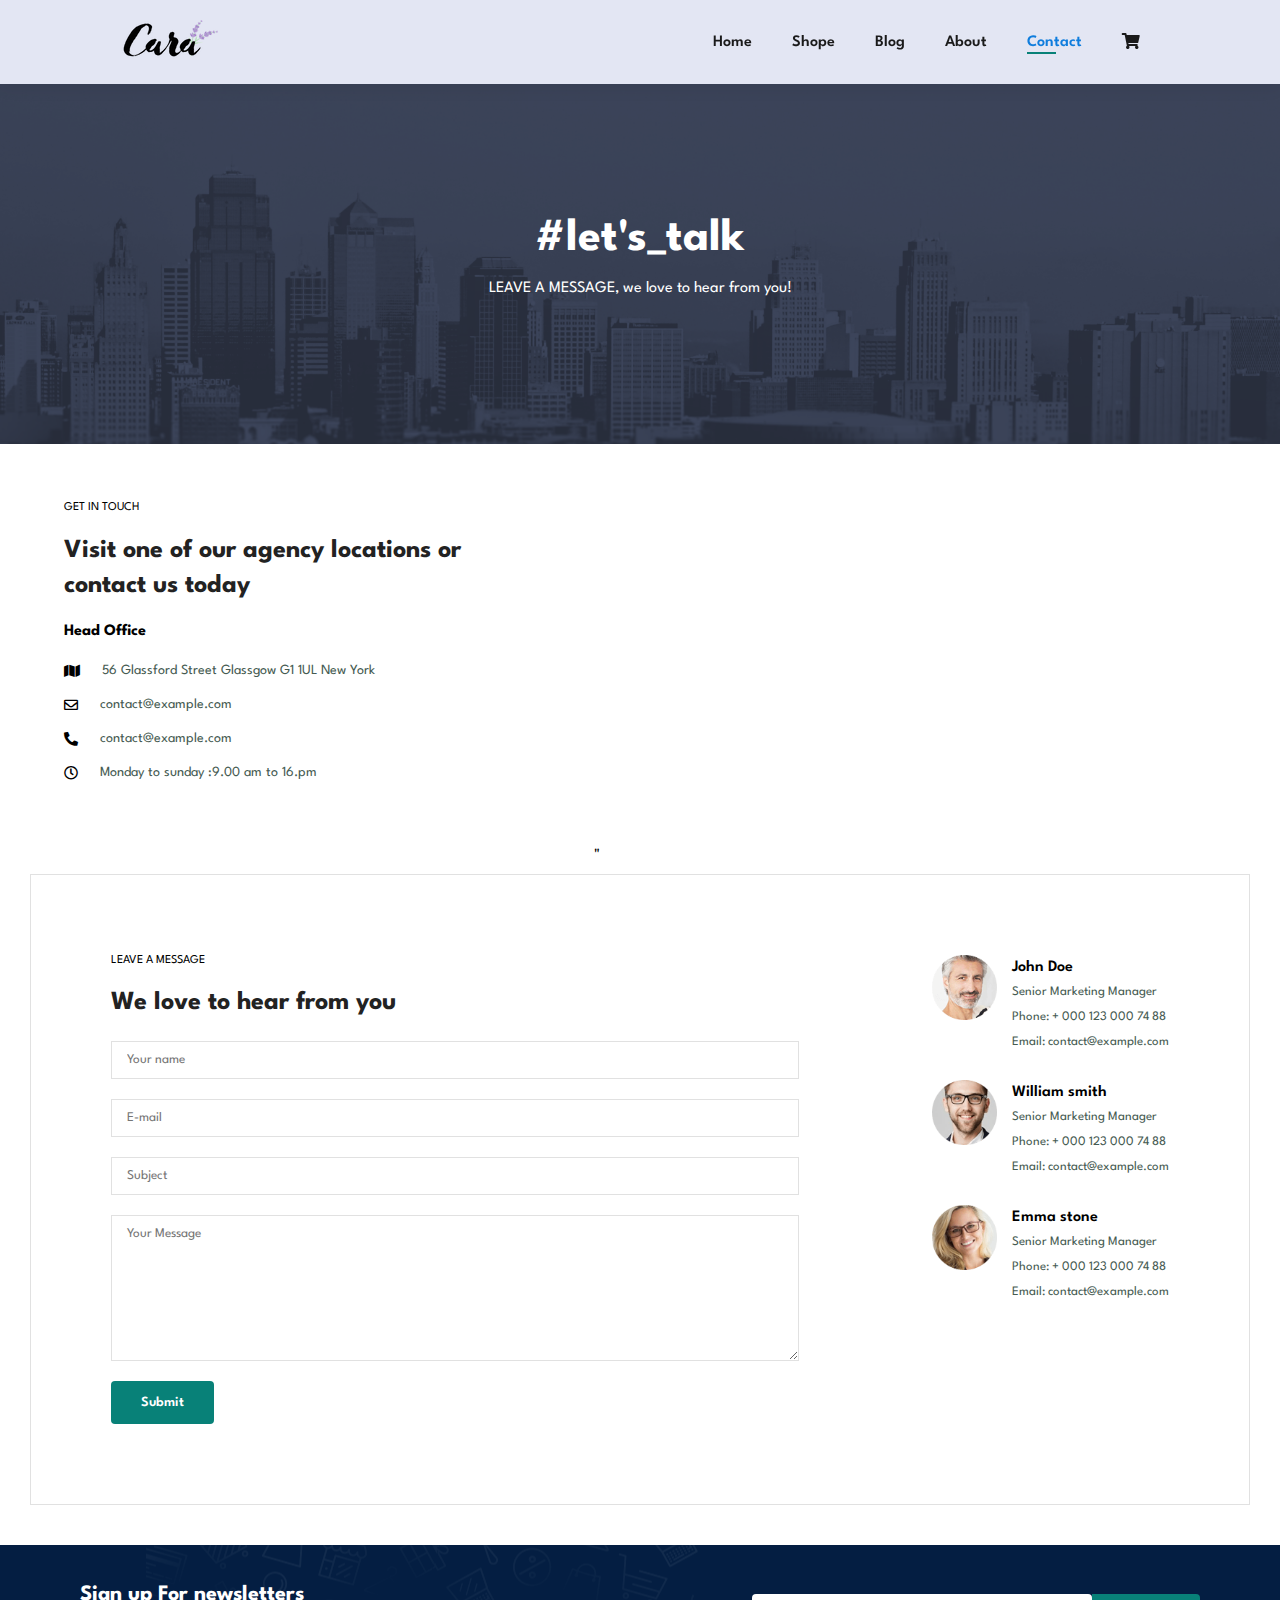
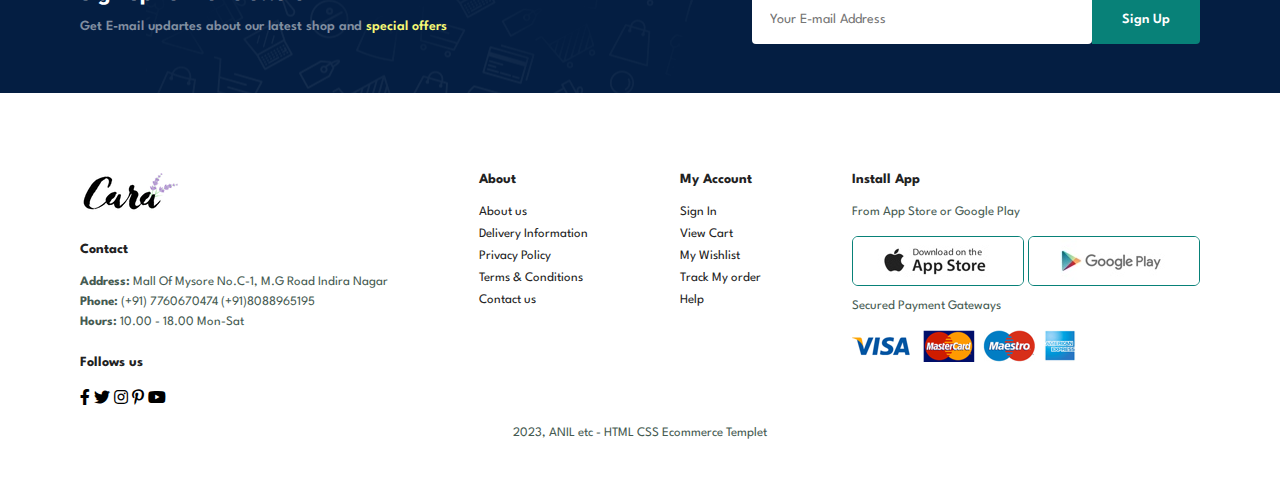
<file: contact.html>
<!DOCTYPE html>
<html lang="en">

    <head>
        <meta charset="UTF-8">
        <meta http-equiv="X-UA-Compatible" content="IE=edge">
        <meta name="viewport" content="width=device-width, initial-scale=1.0">
        <title>Ecommerce website</title>
       
        <link rel="stylesheet" href="https://use.fontawesome.com/releases/v5.15.4/css/all.css">

        <link rel="stylesheet" href="style.css">
    </head>

    <body>
    <section id ="header">
        <a href="#"><img src="img/logo.png" class="logo" alt="logo"></a>

        <div>
            <ul id="navbar">
                <li><a  href="index.html">Home</a></li>
                <li><a  href="shop.html">Shope</a></li>
                <li><a  href="blog.html">Blog</a></li>
                <li><a  href="about.html">About</a></li>
                <li><a class="active" href="contact.html">Contact</a></li>
                <li id="lg-bag"><a href="cart.html"><i class="fas fa-shopping-cart"></i></a></li>
                <a href="#" id="close"><i class="fas fa-times"></i></a>
                
            </ul>
        </div>
        <div id="mobile">
            
            <a href="cart.html"><i class="fas fa-shopping-cart"></i></a>
            <i id="bar" class="fas fa-outdent"></i>
        </div>
    </section>

    <section id="page-header2" >
    
        <h2>#let's_talk</h2>
    <p>LEAVE A MESSAGE, we love to hear from you!</p>
     
    </section>

 <section id="contact-details" class="about-header">
 <div class="details">
    <span>GET IN TOUCH</span>
    <h2>Visit one of our agency locations or contact us today</h2>
    <h3>Head Office </h3>
  <div>
    <li>
        <i class="fas fa-map"></i>
        <p> 56 Glassford Street Glassgow G1 1UL New York</p>
    </li>
    <li>
        <i class="far fa-envelope"></i>
        <p> contact@example.com</p>
    </li>
    <li>
        <i class="fas fa-phone-alt"></i>
        <p> contact@example.com</p>
    </li>
    <li>
        <i class="far fa-clock"></i>
        <p> Monday to sunday :9.00 am to 16.pm </p>
    </li>
  </div>
</div>
<div class="map">
    <iframe src="https://www.google.com/maps/embed?pb=!1m18!1m12!1m3!1d15592.104012949687!2d76.60738658572033!3d12.314035721273795!2m3!1f0!2f0!3f0!3m2!1i1024!2i768!4f13.1!3m3!1m2!1s0x3baf7aead1e8609b%3A0x83c0ec4446085b3c!2sUniversity%20Of%20Mysore%20Campus%2C%20Mysuru%2C%20Mysuru%2C%20Mysuru%2C%20Karnataka!5e0!3m2!1sen!2sin!4v1686118506445!5m2!1sen!2sin" 
    width="600" height="450" style="border:0;" allowfullscreen="" loading="lazy" referrerpolicy="no-referrer-when-downgrade"></iframe>"
</div>
 </section>

    <section id="form-details" >
        <form action="">
            <span>LEAVE A MESSAGE</span>
            <h2>We love to hear from you</h2>
            <input type="text" placeholder="Your name">
            <input type="text" placeholder="E-mail">
            <input type="text" placeholder="Subject">
            <textarea name="" id="" cols="30" rows="10" placeholder="Your Message"></textarea>
            <button class="normal">Submit</button>
        </form>
        <div class="people">
            <div>
                <img src="img/people/1.png" alt="">
                <p><span>John Doe </span>Senior Marketing Manager<br>
                Phone: + 000 123 000 74 88<br>
            Email: contact@example.com</p>
            </div>
            <div>
                <img src="img/people/2.png" alt="">
                <p><span>William smith </span>Senior Marketing Manager<br>
                Phone: + 000 123 000 74 88<br>
            Email: contact@example.com</p>
            </div>
            <div>
                <img src="img/people/3.png" alt="">
                <p><span>Emma stone </span>Senior Marketing Manager<br>
                Phone: + 000 123 000 74 88<br>
            Email: contact@example.com</p>
            </div>
            

        </div>
    </section>

        <section id="newsletter" class="section-p1 section-m1">
            <div class="newstext">
                <h4>Sign up For newsletters</h4>
                <p>Get E-mail updartes about our latest shop and <span> special offers</span></p>
            </div>
            <div class="form">
                <input type="text" placeholder="Your E-mail Address">
                <button class="normal">Sign Up</button>
    
            </div>
        </section>

    <footer class="section-p1">
        <div class="col">
            <img class="logo" src="img/logo.png">
            <h4>Contact</h4>
            <p><strong> Address: </strong>Mall Of Mysore No.C-1, M.G Road Indira Nagar </p>
            <p><strong> Phone: </strong>(+91) 7760670474 (+91)8088965195 </p>
            <p><strong> Hours: </strong>10.00 - 18.00 Mon-Sat</p>
            <div class="follow">
                <h4>Follows us</h4>
                <div class="icon">
                    <i class="fab fa-facebook-f"></i>
                    <i class="fab fa-twitter"></i>
                    <i class="fab fa-instagram"></i>
                    <i class="fab fa-pinterest-p"></i>
                    <i class="fab fa-youtube"></i>
                </div>
            </div>
        </div>
        <div class="col">
            <h4>About</h4>
            <a href="#">About us</a>
            <a href="#">Delivery Information</a>
            <a href="#">Privacy Policy</a>
            <a href="#">Terms & Conditions</a>
            <a href="#">Contact us</a>
        </div>
        <div class="col">
            <h4>My Account</h4>
            <a href="#">Sign In</a>
            <a href="#">View Cart</a>
            <a href="#">My Wishlist</a>
            <a href="#">Track My order</a>
            <a href="#">Help</a>
        </div>
        <div class="col install">
            <h4>Install App</h4>
            <p>From App Store or Google Play</p>
            <div class="row">
                <img src="img/pay/app.jpg" alt="">
                <img src="img/pay/play.jpg" alt="">
            </div>
            <p>Secured Payment Gateways</p>
            <img src="img/pay/pay.png" alt="">
        </div>
        <div class="copyright">
            <p>2023, ANIL etc - HTML CSS Ecommerce Templet</p>

        </div>
    </footer>
        <script src="script.js"></script>
    </body>
    
</html>
</file>
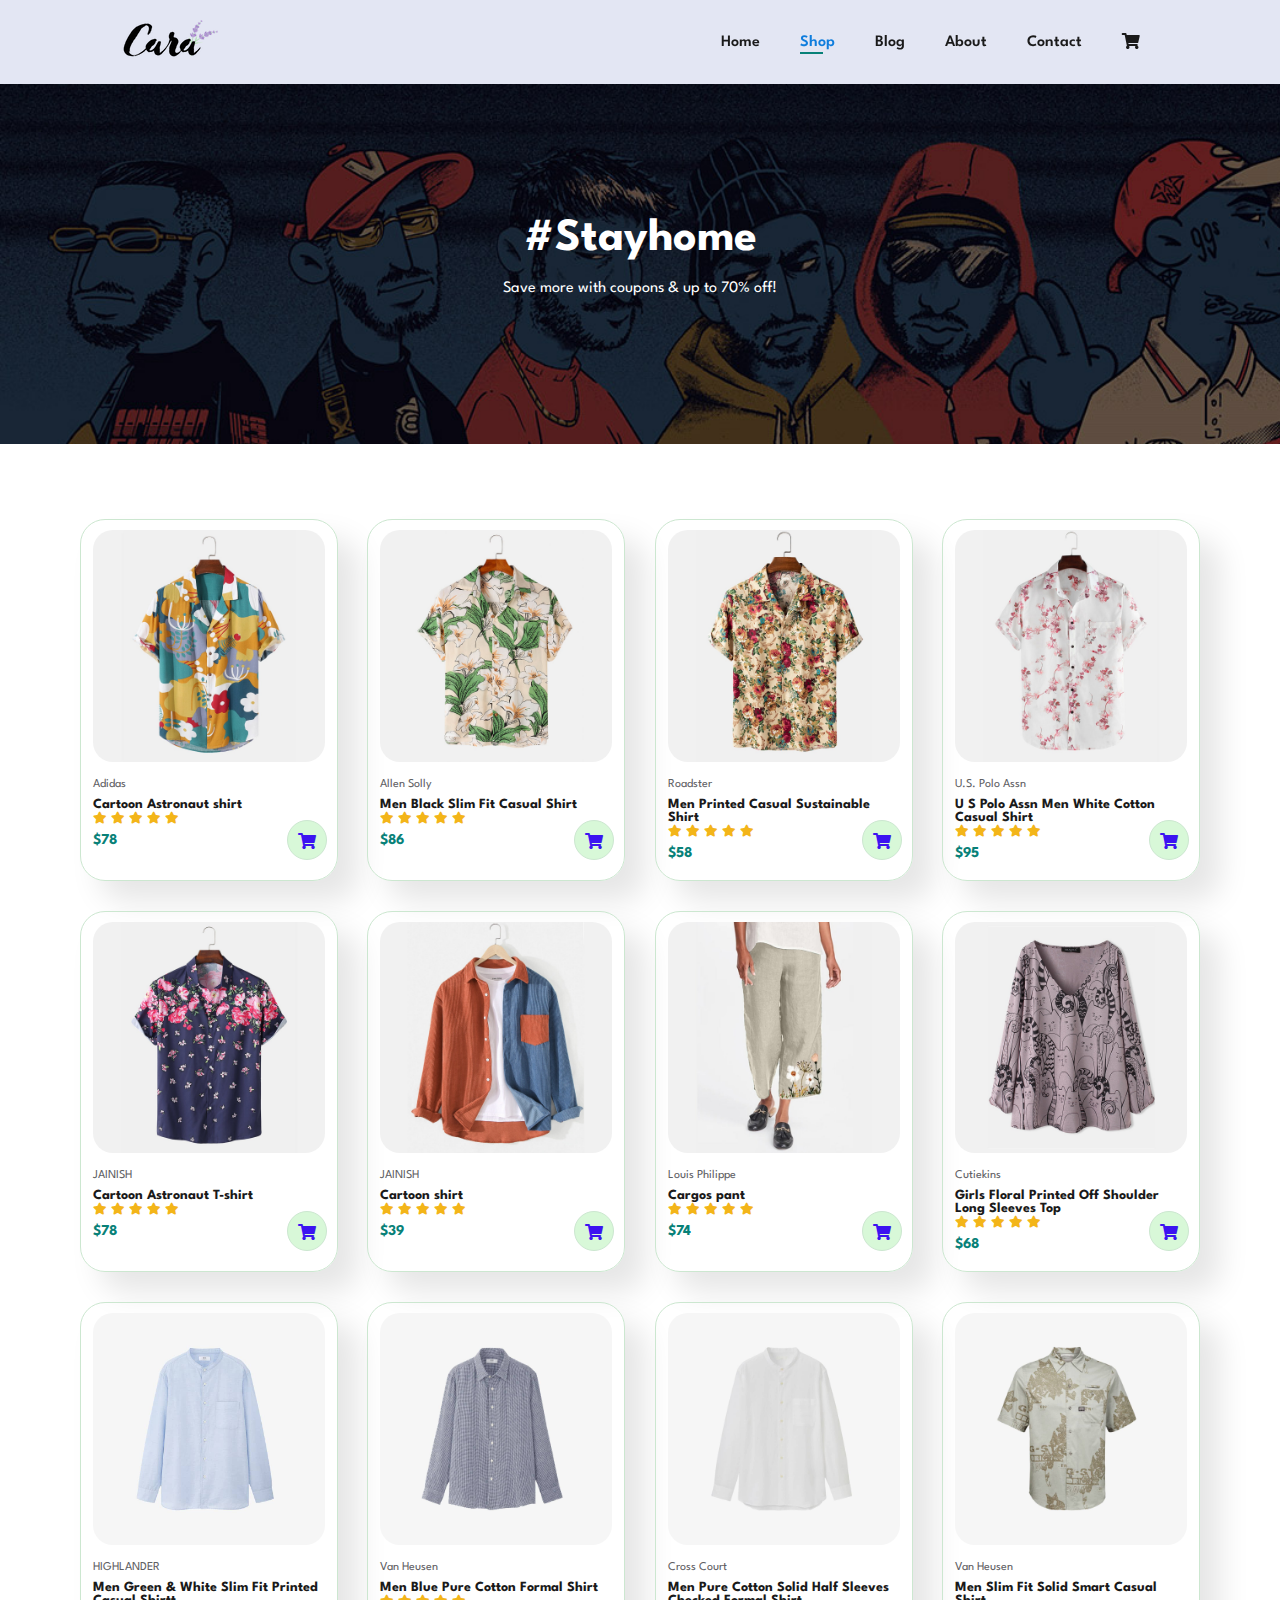
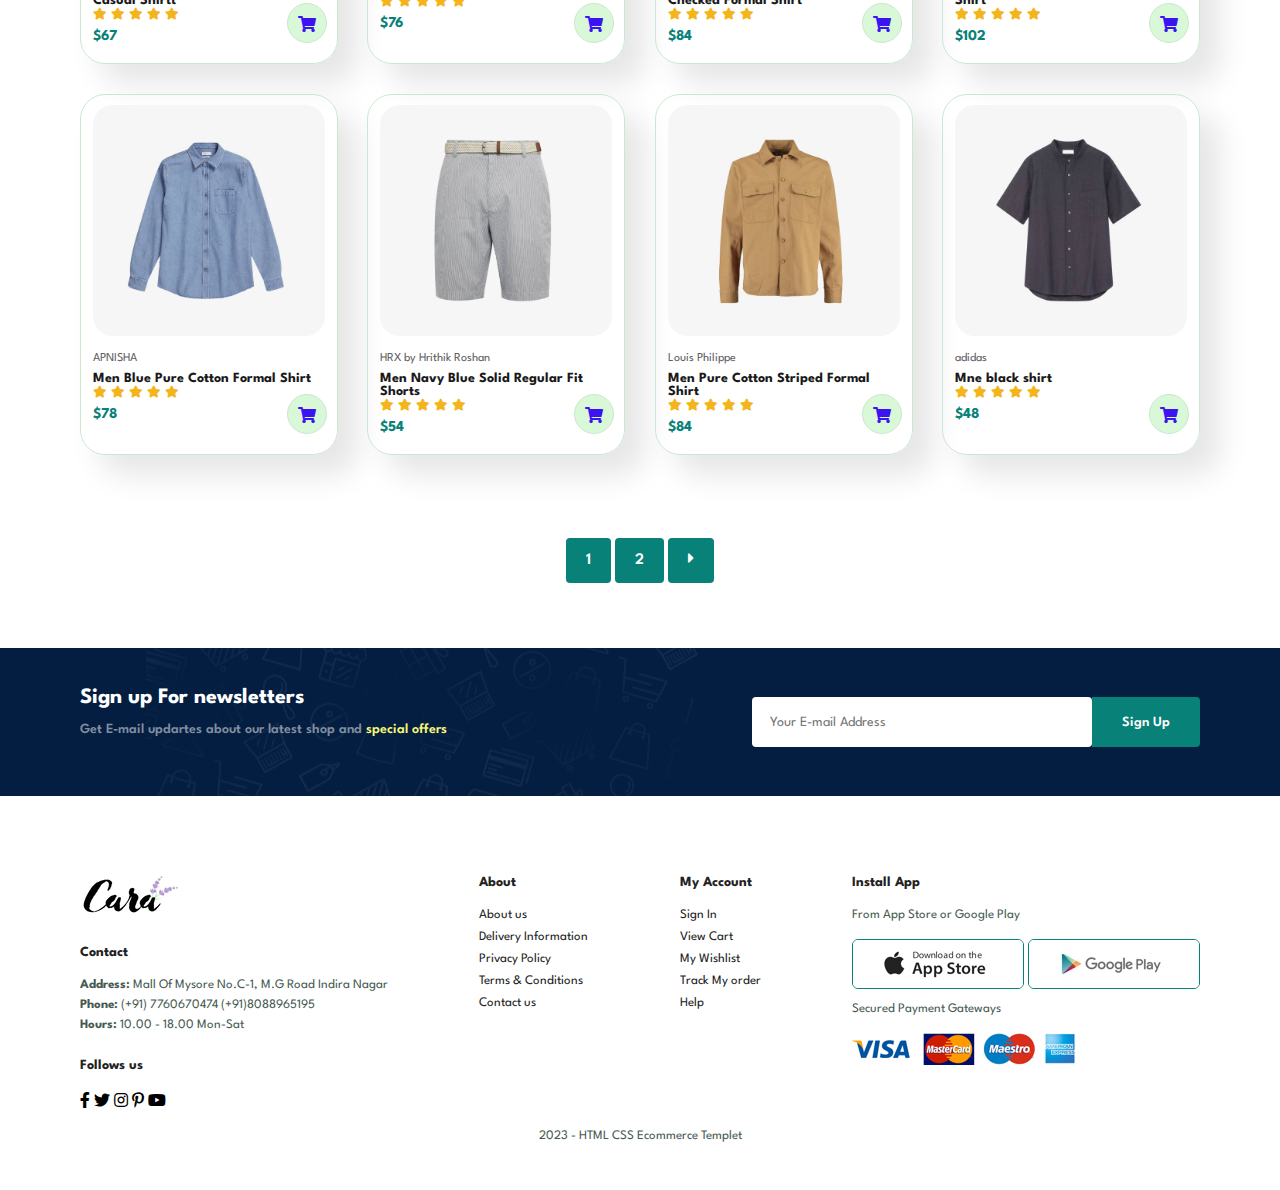
<file: shop.html>
<!DOCTYPE html>
<html lang="en">

    <head>
        <meta charset="UTF-8">
        <meta http-equiv="X-UA-Compatible" content="IE=edge">
        <meta name="viewport" content="width=device-width, initial-scale=1.0">
        <title>Ecommerce website</title>
       
        <link rel="stylesheet" href="https://use.fontawesome.com/releases/v5.15.4/css/all.css">

        <link rel="stylesheet" href="style.css">
    </head>

    <body>
    <section id ="header">
        <a href="#"><img src="img/logo.png" class="logo" alt="logo"></a>

        <div>
            <ul id="navbar">
                <li><a  href="index.html">Home</a></li>
                <li><a class="active" href="shop.html">Shop</a></li>
                <li><a href="blog.html">Blog</a></li>
                <li><a href="about.html">About</a></li>
                <li><a href="contact.html">Contact</a></li>
                <li id="lg-bag"><a href="cart.html"><i class="fas fa-shopping-cart"></i></a></li>
                <a href="#" id="close"><i class="fas fa-times"></i></a>
                
            </ul>
        </div>
        <div id="mobile">
            
            <a href="cart.html"><i class="fas fa-shopping-cart"></i></a>
            <i id="bar" class="fas fa-outdent"></i>
        </div>
    </section>

    <section id="page-header">
    
        <h2>#Stayhome</h2>
        <p>Save more with coupons & up to 70% off!</p>
     
    </section>

    <section id="product1" class="section-p1">
        <div class="pro-container" onclick="window.location.href='sproduct.html';">
            <div class="pro">
                <img src="img/products/f1.jpg" alt="">
                <div class="des">
                    <span>Adidas</span>
                    <h5>Cartoon Astronaut shirt</h5>
                    <div class="star">
                        <i class="fas fa-star"></i>
                        <i class="fas fa-star"></i>
                        <i class="fas fa-star"></i>
                        <i class="fas fa-star"></i>
                        <i class="fas fa-star"></i>
                    </div>
                    <h4>$78</h4>
                </div>
                <a href="#"><i class="fas fa-shopping-cart cart"></i></a>
            </div>
            <div class="pro">
                <img src="img/products/f2.jpg" alt="">
                <div class="des">
                    <span>Allen Solly</span>
                    <h5>Men Black Slim Fit Casual Shirt</h5>
                    <div class="star">
                        <i class="fas fa-star"></i>
                        <i class="fas fa-star"></i>
                        <i class="fas fa-star"></i>
                        <i class="fas fa-star"></i>
                        <i class="fas fa-star"></i>
                    </div>
                    <h4>$86</h4>
                </div>
                <a href="#"><i class="fas fa-shopping-cart cart"></i></a>
            </div>
            <div class="pro">
                <img src="img/products/f3.jpg" alt="">
                <div class="des">
                    <span>Roadster</span>
                    <h5>Men Printed Casual Sustainable Shirt</h5>
                    <div class="star">
                        <i class="fas fa-star"></i>
                        <i class="fas fa-star"></i>
                        <i class="fas fa-star"></i>
                        <i class="fas fa-star"></i>
                        <i class="fas fa-star"></i>
                    </div>
                    <h4>$58</h4>
                </div>
                <a href="#"><i class="fas fa-shopping-cart cart"></i></a>
            </div>
            <div class="pro">
                <img src="img/products/f4.jpg" alt="">
                <div class="des">
                    <span>U.S. Polo Assn</span>
                    <h5>U S Polo Assn Men White Cotton Casual Shirt</h5>
                    <div class="star">
                        <i class="fas fa-star"></i>
                        <i class="fas fa-star"></i>
                        <i class="fas fa-star"></i>
                        <i class="fas fa-star"></i>
                        <i class="fas fa-star"></i>
                    </div>
                    <h4>$95</h4>
                </div>
                <a href="#"><i class="fas fa-shopping-cart cart"></i></a>
            </div>
          
            <div class="pro">
                <img src="img/products/f5.jpg" alt="">
                <div class="des">
                    <span>JAINISH</span>
                    <h5>Cartoon Astronaut T-shirt</h5>
                    <div class="star">
                        <i class="fas fa-star"></i>
                        <i class="fas fa-star"></i>
                        <i class="fas fa-star"></i>
                        <i class="fas fa-star"></i>
                        <i class="fas fa-star"></i>
                    </div>
                    <h4>$78</h4>
                </div>
                <a href="#"><i class="fas fa-shopping-cart cart"></i></a>
            </div>
            <div class="pro">
                <img src="img/products/f6.jpg" alt="">
                <div class="des">
                    <span>JAINISH</span>
                    <h5>Cartoon shirt</h5>
                    <div class="star">
                        <i class="fas fa-star"></i>
                        <i class="fas fa-star"></i>
                        <i class="fas fa-star"></i>
                        <i class="fas fa-star"></i>
                        <i class="fas fa-star"></i>
                    </div>
                    <h4>$39</h4>
                </div>
                <a href="#"><i class="fas fa-shopping-cart cart"></i></a>
            </div>
            <div class="pro">
                <img src="img/products/f7.jpg" alt="">
                <div class="des">
                    <span>Louis Philippe</span>
                    <h5>Cargos pant </h5>
                    <div class="star">
                        <i class="fas fa-star"></i>
                        <i class="fas fa-star"></i>
                        <i class="fas fa-star"></i>
                        <i class="fas fa-star"></i>
                        <i class="fas fa-star"></i>
                    </div>
                    <h4>$74</h4>
                </div>
                <a href="#"><i class="fas fa-shopping-cart cart"></i></a>
            </div>
             <div class="pro">
                <img src="img/products/f8.jpg" alt="">
                <div class="des">
                    <span>Cutiekins</span>
                    <h5> Girls Floral Printed Off Shoulder Long Sleeves Top</h5>
                    <div class="star">
                        <i class="fas fa-star"></i>
                        <i class="fas fa-star"></i>
                        <i class="fas fa-star"></i>
                        <i class="fas fa-star"></i>
                        <i class="fas fa-star"></i>
                    </div>
                    <h4>$68</h4>
                </div>
                <a href="#"><i class="fas fa-shopping-cart cart"></i></a>
            </div>
                  <div class="pro">
                        <img src="img/products/n1.jpg" alt="">
                        <div class="des">
                            <span>HIGHLANDER</span>
                            <h5>Men Green & White Slim Fit Printed Casual Shirtt</h5>
                            <div class="star">
                                <i class="fas fa-star"></i>
                                <i class="fas fa-star"></i>
                                <i class="fas fa-star"></i>
                                <i class="fas fa-star"></i>
                                <i class="fas fa-star"></i>
                            </div>
                            <h4>$67</h4>
                        </div>
                        <a href="#"><i class="fas fa-shopping-cart cart"></i></a>
                    </div>
                    <div class="pro">
                        <img src="img/products/n2.jpg" alt="">
                        <div class="des">
                            <span>Van Heusen</span>
                            <h5>Men Blue Pure Cotton Formal Shirt</h5>
                            <div class="star">
                                <i class="fas fa-star"></i>
                                <i class="fas fa-star"></i>
                                <i class="fas fa-star"></i>
                                <i class="fas fa-star"></i>
                                <i class="fas fa-star"></i>
                            </div>
                            <h4>$76</h4>
                        </div>
                        <a href="#"><i class="fas fa-shopping-cart cart"></i></a>
                    </div>
                    <div class="pro">
                        <img src="img/products/n3.jpg" alt="">
                        <div class="des">
                            <span>Cross Court</span>
                            <h5>Men Pure Cotton Solid Half Sleeves Checked Formal Shirt</h5>
                            <div class="star">
                                <i class="fas fa-star"></i>
                                <i class="fas fa-star"></i>
                                <i class="fas fa-star"></i>
                                <i class="fas fa-star"></i>
                                <i class="fas fa-star"></i>
                            </div>
                            <h4>$84</h4>
                        </div>
                        <a href="#"><i class="fas fa-shopping-cart cart"></i></a>
                    </div>
                    <div class="pro">
                        <img src="img/products/n4.jpg" alt="">
                        <div class="des">
                            <span>
                                Van Heusen</span>
                            <h5>Men  Slim Fit Solid Smart Casual Shirt</h5>
                            <div class="star">
                                <i class="fas fa-star"></i>
                                <i class="fas fa-star"></i>
                                <i class="fas fa-star"></i>
                                <i class="fas fa-star"></i>
                                <i class="fas fa-star"></i>
                            </div>
                            <h4>$102</h4>
                        </div>
                        <a href="#"><i class="fas fa-shopping-cart cart"></i></a>
                    </div>
                  
                    <div class="pro">
                        <img src="img/products/n5.jpg" alt="">
                        <div class="des">
                            <span>APNISHA</span>
                            <h5>Men Blue Pure Cotton Formal Shirt</h5>
                            <div class="star">
                                <i class="fas fa-star"></i>
                                <i class="fas fa-star"></i>
                                <i class="fas fa-star"></i>
                                <i class="fas fa-star"></i>
                                <i class="fas fa-star"></i>
                            </div>
                            <h4>$78</h4>
                        </div>
                        <a href="#"><i class="fas fa-shopping-cart cart"></i></a>
                    </div>
                    <div class="pro">
                        <img src="img/products/n6.jpg" alt="">
                        <div class="des">
                            <span>HRX by Hrithik Roshan</span>
                            <h5>Men Navy Blue Solid Regular Fit Shorts</h5>
                            <div class="star">
                                <i class="fas fa-star"></i>
                                <i class="fas fa-star"></i>
                                <i class="fas fa-star"></i>
                                <i class="fas fa-star"></i>
                                <i class="fas fa-star"></i>
                            </div>
                            <h4>$54</h4>
                        </div>
                        <a href="#"><i class="fas fa-shopping-cart cart"></i></a>
                    </div>
                    <div class="pro">
                        <img src="img/products/n7.jpg" alt="">
                        <div class="des">
                            <span>Louis Philippe</span>
                            <h5>Men Pure Cotton Striped Formal Shirt</h5>
                            <div class="star">
                                <i class="fas fa-star"></i>
                                <i class="fas fa-star"></i>
                                <i class="fas fa-star"></i>
                                <i class="fas fa-star"></i>
                                <i class="fas fa-star"></i>
                            </div>
                            <h4>$84</h4>
                        </div>
                        <a href="#"><i class="fas fa-shopping-cart cart"></i></a>
                    </div>
                     <div class="pro">
                        <img src="img/products/n8.jpg" alt="">
                        <div class="des">
                            <span>adidas</span>
                            <h5>Mne black shirt</h5>
                            <div class="star">
                                <i class="fas fa-star"></i>
                                <i class="fas fa-star"></i>
                                <i class="fas fa-star"></i>
                                <i class="fas fa-star"></i>
                                <i class="fas fa-star"></i>
                            </div>
                            <h4>$48</h4>
                        </div>
                        <a href="#"><i class="fas fa-shopping-cart cart"></i></a>
                    </div>
                </div>
            </section>

    <section id="pagination" class="section-p1">
        <a href="#">1</a>
        <a href="#">2</a>
        <a href="#"><i class="fas fa-caret-right"></i></a>
    </section>


    <section id="newsletter" class="section-p1 section-m1">
        <div class="newstext">
            <h4>Sign up For newsletters</h4>
            <p>Get E-mail updartes about our latest shop and <span> special offers</span></p>
        </div>
        <div class="form">
            <input type="text" placeholder="Your E-mail Address">
            <button class="normal">Sign Up</button>

        </div>
    </section>

    <footer class="section-p1">
        <div class="col">
            <img class="logo" src="img/logo.png">
            <h4>Contact</h4>
            <p><strong> Address: </strong>Mall Of Mysore No.C-1, M.G Road Indira Nagar </p>
            <p><strong> Phone: </strong>(+91) 7760670474 (+91)8088965195 </p>
            <p><strong> Hours: </strong>10.00 - 18.00 Mon-Sat</p>
            <div class="follow">
                <h4>Follows us</h4>
                <div class="icon">
                    <i class="fab fa-facebook-f"></i>
                    <i class="fab fa-twitter"></i>
                    <i class="fab fa-instagram"></i>
                    <i class="fab fa-pinterest-p"></i>
                    <i class="fab fa-youtube"></i>
                </div>
            </div>
        </div>
        <div class="col">
            <h4>About</h4>
            <a href="#">About us</a>
            <a href="#">Delivery Information</a>
            <a href="#">Privacy Policy</a>
            <a href="#">Terms & Conditions</a>
            <a href="#">Contact us</a>
        </div>
        <div class="col">
            <h4>My Account</h4>
            <a href="#">Sign In</a>
            <a href="#">View Cart</a>
            <a href="#">My Wishlist</a>
            <a href="#">Track My order</a>
            <a href="#">Help</a>
        </div>
        <div class="col install">
            <h4>Install App</h4>
            <p>From App Store or Google Play</p>
            <div class="row">
                <img src="img/pay/app.jpg" alt="">
                <img src="img/pay/play.jpg" alt="">
            </div>
            <p>Secured Payment Gateways</p>
            <img src="img/pay/pay.png" alt="">
        </div>
        <div class="copyright">
            <p>2023 - HTML CSS Ecommerce Templet</p>

        </div>
    </footer>
        <script src="script.js"></script>
    </body>
    
</html>
</file>
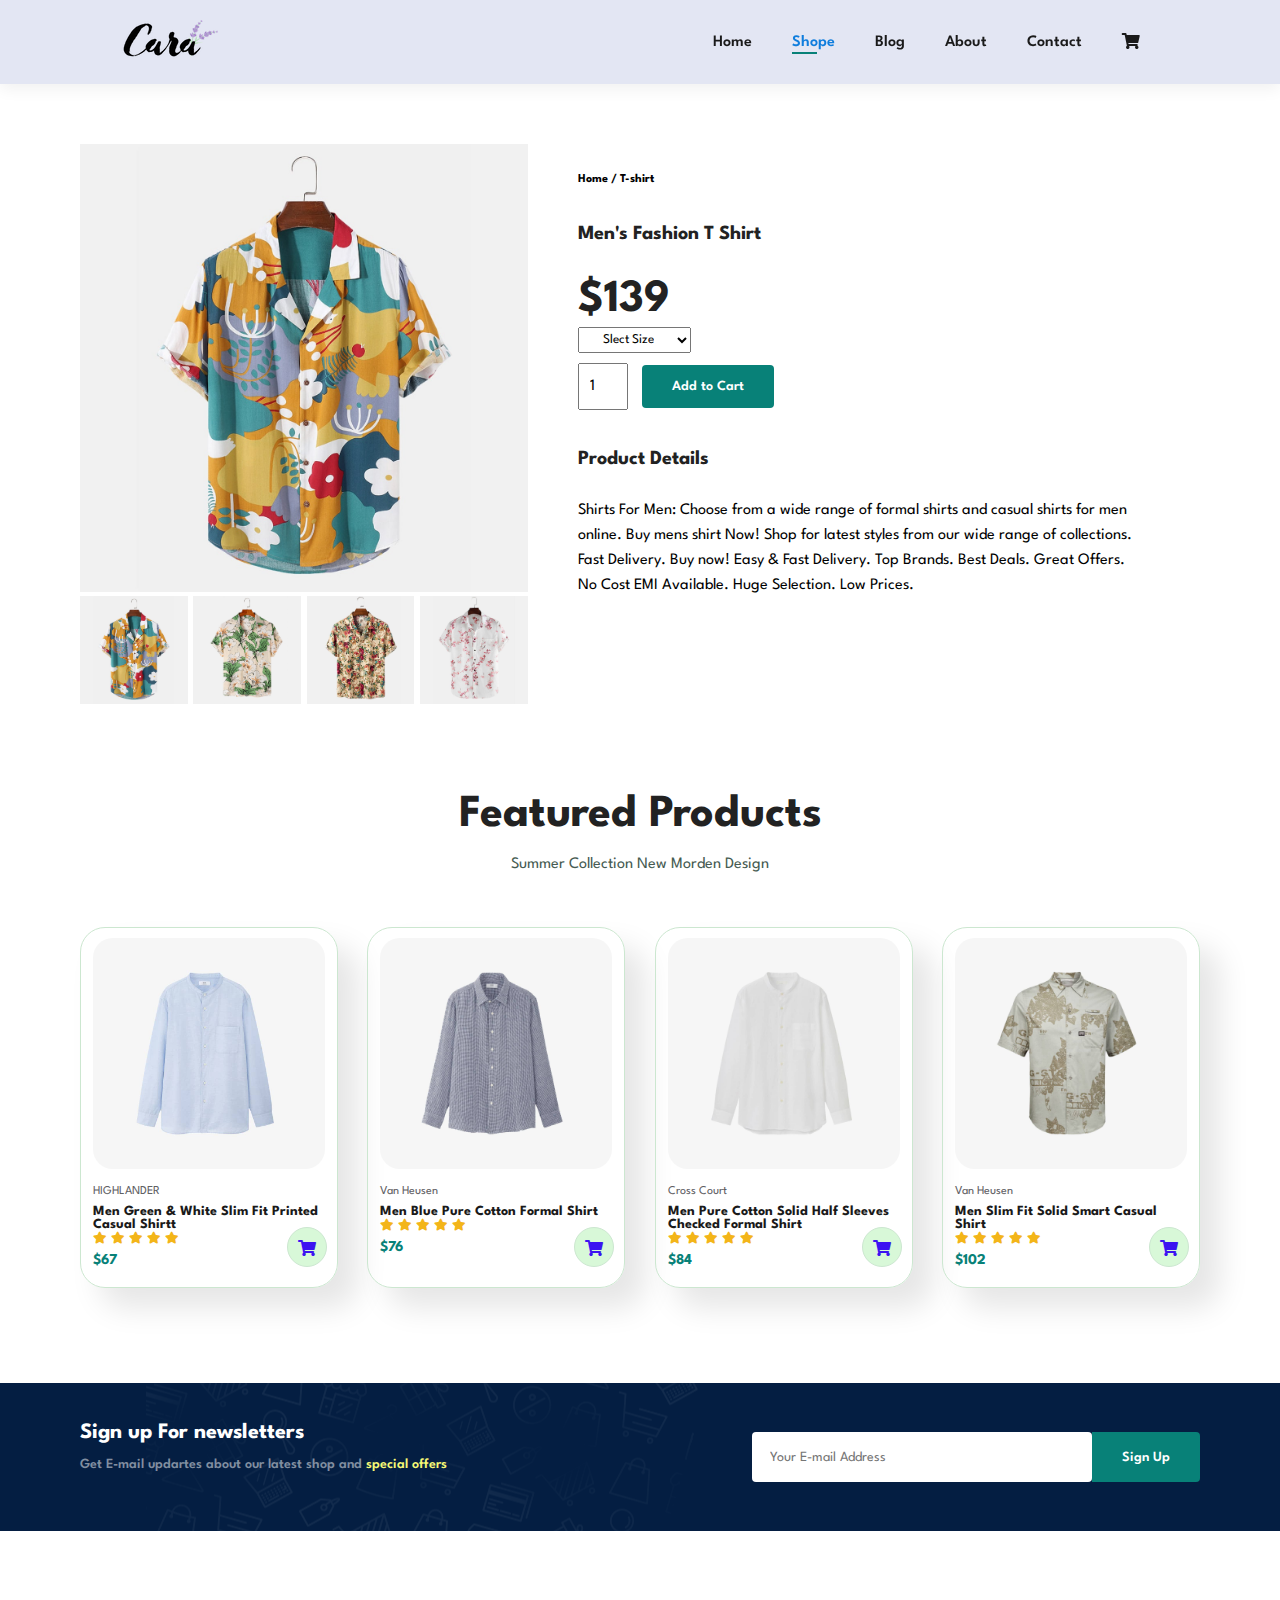
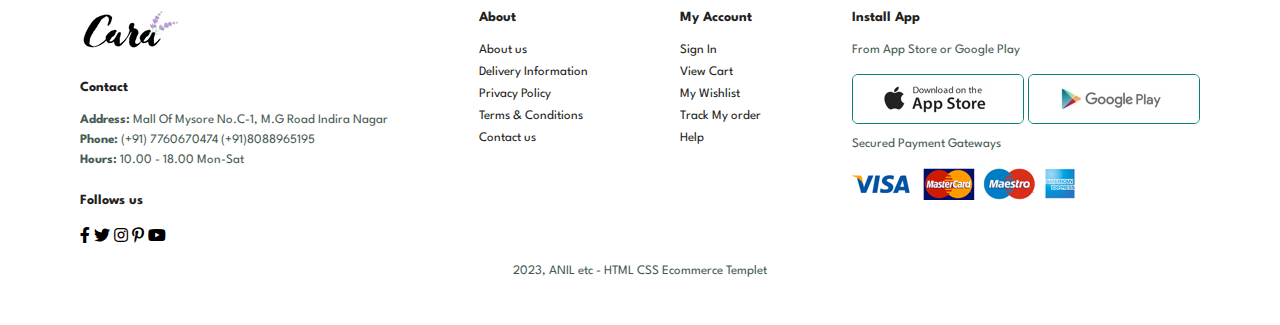
<file: sproduct.html>
<!DOCTYPE html>
<html lang="en">

    <head>
        <meta charset="UTF-8">
        <meta http-equiv="X-UA-Compatible" content="IE=edge">
        <meta name="viewport" content="width=device-width, initial-scale=1.0">
        <title>Ecommerce website</title>
       
        <link rel="stylesheet" href="https://use.fontawesome.com/releases/v5.15.4/css/all.css">

        <link rel="stylesheet" href="style.css">
    </head>

    <body>
    <section id ="header">
        <a href="#"><img src="img/logo.png" class="logo" alt="logo"></a>

        <div>
            <ul id="navbar">
                <li><a  href="index.html">Home</a></li>
                <li><a class="active" href="shop.html">Shope</a></li>
                <li><a href="blog.html">Blog</a></li>
                <li><a href="about.html">About</a></li>
                <li><a href="contact.html">Contact</a></li>
                <li id="lg-bag"><a href="cart.html"><i class="fas fa-shopping-cart"></i></a></li>
                <a href="#" id="close"><i class="fas fa-times"></i></a>
                
            </ul>
        </div>
        <div id="mobile">
            
            <a href="cart.html"><i class="fas fa-shopping-cart"></i></a>
            <i id="bar" class="fas fa-outdent"></i>
        </div>
    </section>

    <section id="prodetails" class="section-p1">
        <div class="single-pro-image">
            <img src="img/products/f1.jpg" width="100%" id="MainImg" alt="">
            <div class="small-img-group">

                <div class="small-img-col">
                    <img src="img/products/f1.jpg" width="100%" class="small-img" alt="">
                </div>
                <div class="small-img-col">
                    <img src="img/products/f2.jpg" width="100%" class="small-img" alt="">
                </div>
                <div class="small-img-col">
                    <img src="img/products/f3.jpg" width="100%" class="small-img" alt="">
                </div>
                <div class="small-img-col">
                    <img src="img/products/f4.jpg" width="100%" class="small-img" alt="">
                </div>
            </div>
        </div>

        <div class="single-pro-details">
            <h6>Home / T-shirt</h6>
            <h4>Men's Fashion T Shirt</h4>
            <h2>$139</h2>
            <select >
                <option>Slect Size</option>
                <option>XL</option>
                <option>XXL</option>
                <option>L</option>
                <option>M</option>
            </select>
            <input type="number" value="1">
            <button class="normal">Add to Cart</button>
            <h4>Product Details</h4>
            <span>Shirts For Men: Choose from a wide range of formal shirts and casual shirts for men online. 
                Buy mens shirt  Now!
                Shop for latest styles from our wide range of collections. 
                Fast Delivery. Buy now! Easy & Fast Delivery.
                Top Brands. Best Deals. Great Offers. No Cost EMI Available. Huge Selection. Low Prices.</span>
        </div>
    </section>

    <section id="product1" class="section-p1">
        <h2>Featured Products</h2>
        <p>Summer Collection New Morden Design</p>
        <div class="pro-container">
            <div class="pro">
                <img src="img/products/n1.jpg" alt="">
                <div class="des">
                    <span>HIGHLANDER</span>
                    <h5>Men Green & White Slim Fit Printed Casual Shirtt</h5>
                    <div class="star">
                        <i class="fas fa-star"></i>
                        <i class="fas fa-star"></i>
                        <i class="fas fa-star"></i>
                        <i class="fas fa-star"></i>
                        <i class="fas fa-star"></i>
                    </div>
                    <h4>$67</h4>
                </div>
                <a href="#"><i class="fas fa-shopping-cart cart"></i></a>
            </div>
            <div class="pro">
                <img src="img/products/n2.jpg" alt="">
                <div class="des">
                    <span>Van Heusen</span>
                    <h5>Men Blue Pure Cotton Formal Shirt</h5>
                    <div class="star">
                        <i class="fas fa-star"></i>
                        <i class="fas fa-star"></i>
                        <i class="fas fa-star"></i>
                        <i class="fas fa-star"></i>
                        <i class="fas fa-star"></i>
                    </div>
                    <h4>$76</h4>
                </div>
                <a href="#"><i class="fas fa-shopping-cart cart"></i></a>
            </div>
            <div class="pro">
                <img src="img/products/n3.jpg" alt="">
                <div class="des">
                    <span>Cross Court</span>
                    <h5>Men Pure Cotton Solid Half Sleeves Checked Formal Shirt</h5>
                    <div class="star">
                        <i class="fas fa-star"></i>
                        <i class="fas fa-star"></i>
                        <i class="fas fa-star"></i>
                        <i class="fas fa-star"></i>
                        <i class="fas fa-star"></i>
                    </div>
                    <h4>$84</h4>
                </div>
                <a href="#"><i class="fas fa-shopping-cart cart"></i></a>
            </div>
            <div class="pro">
                <img src="img/products/n4.jpg" alt="">
                <div class="des">
                    <span>
                        Van Heusen</span>
                    <h5>Men  Slim Fit Solid Smart Casual Shirt</h5>
                    <div class="star">
                        <i class="fas fa-star"></i>
                        <i class="fas fa-star"></i>
                        <i class="fas fa-star"></i>
                        <i class="fas fa-star"></i>
                        <i class="fas fa-star"></i>
                    </div>
                    <h4>$102</h4>
                </div>
                <a href="#"><i class="fas fa-shopping-cart cart"></i></a>
            </div>
        </div>
    </section>

    <section id="newsletter" class="section-p1 section-m1">
        <div class="newstext">
            <h4>Sign up For newsletters</h4>
            <p>Get E-mail updartes about our latest shop and <span> special offers</span></p>
        </div>
        <div class="form">
            <input type="text" placeholder="Your E-mail Address">
            <button class="normal">Sign Up</button>

        </div>
    </section>

    <footer class="section-p1">
        <div class="col">
            <img class="logo" src="img/logo.png">
            <h4>Contact</h4>
            <p><strong> Address: </strong>Mall Of Mysore No.C-1, M.G Road Indira Nagar </p>
            <p><strong> Phone: </strong>(+91) 7760670474 (+91)8088965195 </p>
            <p><strong> Hours: </strong>10.00 - 18.00 Mon-Sat</p>
            <div class="follow">
                <h4>Follows us</h4>
                <div class="icon">
                    <i class="fab fa-facebook-f"></i>
                    <i class="fab fa-twitter"></i>
                    <i class="fab fa-instagram"></i>
                    <i class="fab fa-pinterest-p"></i>
                    <i class="fab fa-youtube"></i>
                </div>
            </div>
        </div>
        <div class="col">
            <h4>About</h4>
            <a href="#">About us</a>
            <a href="#">Delivery Information</a>
            <a href="#">Privacy Policy</a>
            <a href="#">Terms & Conditions</a>
            <a href="#">Contact us</a>
        </div>
        <div class="col">
            <h4>My Account</h4>
            <a href="#">Sign In</a>
            <a href="#">View Cart</a>
            <a href="#">My Wishlist</a>
            <a href="#">Track My order</a>
            <a href="#">Help</a>
        </div>
        <div class="col install">
            <h4>Install App</h4>
            <p>From App Store or Google Play</p>
            <div class="row">
                <img src="img/pay/app.jpg" alt="">
                <img src="img/pay/play.jpg" alt="">
            </div>
            <p>Secured Payment Gateways</p>
            <img src="img/pay/pay.png" alt="">
        </div>
        <div class="copyright">
            <p>2023, ANIL etc - HTML CSS Ecommerce Templet</p>

        </div>
    </footer>
        <script>
            var MainImg = document.getElementById("MainImg");
            var smallimg = document.getElementsByClassName("small-img");

            smallimg[0].onclick=function(){
                MainImg.src=smallimg[0].src;
            }
            smallimg[1].onclick=function(){
                MainImg.src=smallimg[1].src;
            }
            smallimg[2].onclick=function(){
                MainImg.src=smallimg[2].src;
            }
            smallimg[3].onclick=function(){
                MainImg.src=smallimg[3].src;
            }
        </script>


        <script src="script.js"></script>
    </body>
    
</html>
</file>
<file: style.css>
@import url("https://fonts.googleapis.com/css2?family=Spartan:wght@100;200;300;400;500;600;700;800;900&display=swap");
* {
  margin: 0;
  padding: 0;
  box-sizing: border-box;
  font-family: "Spartan", sans-serif;
}

html {
  scroll-behavior: smooth;
}

/* Global Styles */

h1 {
  font-size: 50px;
  line-height: 64px;
  color: #222;
}

h2 {
  font-size: 46px;
  line-height: 54px;
  color: #222;
}

h4 {
  font-size: 20px;
  color: #222;
}

h6 {
  font-weight: 700;
  font-size: 12px;
}

p {
  font-size: 16px;
  color: #465b52;
  margin: 15px 0 20px 0;
}

.section-p1 {
  padding: 40px 80px;
  }

.section-m1 {
  margin: 40px 0;
}
button.normal{
  font-size: 14px;
  font-weight: 600;
  padding: 15px 30px;
  color: #000;
  background-color: #fff;
  border-radius: 4px;
  cursor: pointer;
  border: none;
  outline: none;
  transition: 0.2s;
}
body {
  width: 100%;
}
/*INDEX PAGE STYLE*/

#header{
  display:flex;
  align-items: center;
  justify-content: space-between;
  padding: 20px 120px;
  background-color: #e3e6f3;
  box-shadow: 0 5px 15px rgba(0, 0, 0, 0.06);
  z-index: 999;
  position: sticky;
  top:0;
  left:0;
  
}
#navbar{
  display:flex;
  align-items: center;
  justify-content: space-between;
}
#navbar li{
  list-style:none;
  padding: 0 20px;
  position: relative;
}
#navbar li a{
  text-decoration: none;
  font-size: 16px;
  font-weight: 600;
  color: #1a1a1a;
  transition: 0.3s ease;
}
#navbar li a:hover{
  color:rgb(15, 125, 221);
}
#navbar li a:hover,
#navbar li a.active{
  color:rgb(15, 125, 221); 
}
#navbar li a.active::after,
#navbar li a:hover::after
{
  content: "";
  width:30%;
  height:2px;
  background: #088178;
  position: absolute;
  bottom: -4px;
  left: 20px;
}
#mobile{
  display: none;
  align-items: center;
}
#close{
  display:none;
}
#hero{
  background-image: url("img/hero4.png");
  height:90vh;
  width:100%;
  background-size: cover;
  background-position: top 25% right 0%;
  padding: 0 80px;
  display: flex;
  flex-direction: column;
  align-items: flex-start;
  justify-content: center;
}
#hero h4{
  padding-bottom: 20px;
  color:#1b1c1f
}
#hero h1{
  color: #36e94d;
}
#hero button{
  background-image: url("img/button.png");
  background-color: transparent;
  color: #088178;
  border: 0;
  padding:14px 80px 14px 65px;
  background-repeat: no-repeat;
  cursor: pointer;
  font-weight: 700;
  font-size: 15px;
}
#features{
  display: flex;
  align-items: center;
  justify-content: space-between;
  flex-wrap: wrap;
}
#features .fe-box{
  width:180px;
  text-align: center;
  padding: 25px 15px;
  box-shadow: 20px 20px 34px rgb(0,0,0,0.03);
  border: 1px solid #cce7d0;
}
#features .fe-box:hover{
  box-shadow: 10px 10px 54px rgba(98, 104, 98, 0.4);
}
#features .fe-box h6{
  display: inline-block;
  padding: 9px 8px 6px 8px;
  line-height: 1;
  border-radius: 4px;
  color: #088178;
  background-color: #fddde4;
}
#features .fe-box img{
  width: 100%;
  margin-bottom: 10px;
}
#features .fe-box:nth-child(2) h6{
  background-color: #cdebbc;
}
#features .fe-box:nth-child(3) h6{
  background-color: #e9deac;
}
#features .fe-box:nth-child(4) h6{
  background-color: #bbd8e6;
}
#features .fe-box:nth-child(5) h6{
  background-color: #d8eca7;
}
#features .fe-box:nth-child(6) h6{
  background-color: #d8f1f5;
}
#product1{
  text-align: center;
}
#product1 .pro-container{
  display: flex;
  justify-content: space-between;
  padding-top:20px;
  flex-wrap: wrap;
}
#product1 .pro{
  width: 23%;
  min-width: 250px;
  padding: 10px 12px;
  border:1px solid #cce7d0;
  border-radius: 25px;
  cursor: pointer;
  box-shadow: 20px 20px 30px rgba(0,0,0,0.1);
  margin: 15px 0;
  transition: 0.2s ease;
  position: relative;
}

#product1 .pro:hover{
  box-shadow: 20px 20px 30px rgba(0,0,0,0.2);
}
#product1 .pro img{
  width: 100%;
  border-radius: 20px;

}
#product1 .pro .des{
  text-align: start;
  padding: 10px 0;
}
#product1 .pro .des span{
  color: #606063;
  font-size: 12px;
}
#product1 .pro .des h5{
  padding-top: 7px;
  color:#1a1a1a;
  font-size: 14px;
}
#product1 .pro .des i{
  font-size: 12px;
  color:rgb(243,181,25);
}
#product1 .pro .des h4{
  padding-top: 7px;
  font-size: 15px;
  font-weight: 700;
  color: #088178;
}
#product1 .pro .cart{
  width: 40px;
  height: 40px;
 
  line-height: 40px;
  border-radius: 50px;
  background-color: #d8f8d8;
  color:#3c13f1;
  border:1px solid #cce7d0;
  position: absolute;
  bottom: 20px;
  right: 10px;
}
#banner{
  display: flex;
  flex-direction: column;
  justify-content: center;
  align-items: center;
  text-align: center;
  background-image: url("img/banner/b2.jpg");
  width: 100%;
  height: 40vh;
  background-size: cover;
  background-position: center;
}
#banner h4{
  color: #fff;
  font-size: 16px;
}
#banner h2{
  color: #fff;
  font-size: 30x;
  padding: 15px 0;
}
#banner h2 span{
  color: #ff1616;
}
#banner button:hover{
  background:#088178;
  color: #fff;
}
#sm-banner{
  display: flex;
  justify-content: space-between;
  flex-wrap: wrap;
}
#sm-banner .banner-box{
  display: flex;
  flex-direction: column;
  justify-content: center;
  align-items: flex-start;
  text-align: center;
  background-image: url("img/banner/b17.jpg");
  min-width: 580px;
  height: 50vh;
  background-size: cover;
  background-position: center;
  padding: 30px;
}
#sm-banner .banner-box2{
  background-image: url("img/banner/b10.jpg");
}
#sm-banner h4{
  color: #fff;
  font-size: 20px;
  font-weight: 300;
}
#sm-banner h2{
  color: #fff;
  font-size: 20px;
  font-weight: 800;
}
#sm-banner span{
  color: #fff;
  font-size: 14px;
  font-weight: 500;
  padding-bottom: 15px;
}
button.white{
  font-size: 13px;
  font-weight: 600;
  padding: 12px 38px;
  color: #ffffff;
  background-color:transparent;
  cursor: pointer;
  border: 1px solid #ffff;
  outline: none;
  transition: 0.2s;

}
#sm-banner .banner-box:hover button{
  background:#088178;
  border: 1px solid #088178;

}
#banner3 .banner-box{
  display: flex;
  flex-direction: column;
  justify-content: center;
  align-items: flex-start;
  text-align: center;
  background-image: url("img/banner/b7.jpg");
  min-width: 30%;
  height: 30vh;
  background-size: cover;
  background-position: center;
  padding: 20px;
  margin-bottom: 20px;
}
#banner3 .banner-box2{
  background-image: url("img/banner/b4.jpg");
}
#banner3 .banner-box3{
  background-image: url("img/banner/b18.jpg");
}
#banner3 h2{
  color: #ffffff;
  font-size: 22px;
  font-weight: 900;
}
#banner3 h3{
  color: #ff3232;
  font-size: 15px;
  font-weight: 900;
}
#banner3{
  display: flex;
  justify-content: space-between;
  flex-wrap: wrap;
  padding: 0 80px;
}
#newsletter{
  display: flex;
  justify-content: space-between;
  flex-wrap: wrap;
  align-items: center;
  background-image: url("img/banner/b14.png");
  background-repeat: no-repeat;
  background-position: 20% 30%;
  background-color: #041e42;
}
#newsletter h4{
  font-size: 22px;
  font-weight: 700;
  color:#fff;
}
#newsletter p{
  font-size: 14px;
  font-weight: 600; 
  color:#818ea0;
}
#newsletter p span{
  color:#f6f875;
}
#newsletter .form{
  display: flex;
  width: 40%;
}
#newsletter input{
height: 3.125rem;
padding: 0 1.2em;
font-size: 14px;
width: 100%;
border: 1px solid transparent;
border-radius: 4px;
outline: none;

}
#newsletter button{
  background-color: #088178;
  color: #fff;
  white-space: nowrap;
  border-top-left-radius: 0;
  border-bottom-left-radius: 0;
}
footer{
  display: flex;
  flex-wrap: wrap;
  justify-content: space-between;
}
footer .col{
  display: flex;
  flex-direction: column;
  align-items: self-start;
  margin-bottom: 20px;
}
footer .logo{
  margin-bottom: 30px;
}
footer h4{
  font-size: 14px;
  padding-bottom: 20px;
}
footer p{
  font-size: 13px;
  margin: 0 0 8px 0;
}
footer a{
  font-size: 13px;
  text-decoration: none;
  color: #222;
  margin-bottom: 10px;
}
footer .follow{
  margin-top: 20px;
}
footer.follow i{
  color: #465b52;
  padding-right: 4px;
  cursor: pointer;
}
footer .install .row img{
  border: 1px solid #088178;
  border-radius: 6px;
}
footer .install img{
  margin: 10px 0 10px 0;
}
footer .follow i:hover,
footer a:hover{
  color: #088178;
}
footer .copyright{
width: 100%;
text-align: center;
}


/*SHOP PAGE*/
#page-header{
  background-image: url("img/banner/b1.jpg");
  width: 100%;
  height: 40vh;
  background-size: cover;
  display: flex;
  text-align: center;
  justify-content: center;
  flex-direction: column;
  padding: 14px;
}
#page-header h2,
#page-header p{
  color: #fff;
}
#pagination{
  text-align: center;

}
#pagination a{
  text-decoration: none;
  background-color: #088178;
  padding:15px 20px;
  border-radius: 4px;
  color: #fff;
  font-weight: 600;
}
#pagination a i{
font-size: 16px;
font-weight: 600;
}

/*single page*/
#prodetails .single-pro-image{
  width:40%;
  margin-right: 50px;
}
.small-img-group{
  display: flex;
  justify-content: space-between;

}
.small-img-col{
  flex-basis: 24%;
  cursor: pointer;
}
#prodetails{
  display: flex;
  margin-top: 20px;
}
#prodetails .single-pro-details{
  width:50%;
  padding-top: 30px;

}
#prodetails .single-pro-details h4{
  padding: 40px 0 30px 0;
}
#prodetails .single-pro-details h2{
  font: 26px;
}
#prodetails .single-pro-details select{
  display: block;
  padding: 5px 20px;
  margin-bottom: 10px
}
#prodetails .single-pro-details input{
  width:50px;
  height: 47px;
  padding-left: 10px;
  font-size: 16px;
  margin-right: 10px;
}
#prodetails .single-pro-details button{
background-color: #088178;
color: #fff;
}
#prodetails .single-pro-details input:focus{
outline: none;
}
#prodetails .single-pro-details span{
  line-height: 25px;
}

/*blog page*/
#page-header1 {
  background-image: url("img/banner/b19.jpg");
  width: 100%;
  height: 40vh;
  background-size: cover;
  display: flex;
  text-align: center;
  justify-content: center;
  flex-direction: column;
  padding: 14px;
  }
  #page-header1 h2{
     color: #ffffff;
     font-weight: 700;
  }
  #page-header1 p{
    color: #ffffff;
    font-weight: 700;
 }
#blog{
  padding: 150px 150px 0 150px;
}
#blog .blog-box{
  display: flex;
  align-items: center;
  width: 100%;
  position: relative;
  padding-bottom: 90px;
}
#blog .blog-img{
  width: 50%;
  margin-right: 40px;
}
#blog img{
  width: 100%;
  height: 300px;
  object-fit: cover;
}
#blog .blog-details{
  width: 50%;
}
#blog .blog-details a{
  text-decoration: none;
  font-size: 11px;
  color: #000;
  font-weight: 700;
  position: relative;
  transition:0.3s;
}
#blog .blog-details a::after{
  content: "";
  width: 50px;
  height: 1px;
  background-color: #000;
  position: absolute;
  top: 4px;
  right: -60px;
}
#blog .blog-details a:hover{
  color: #088178;
}
#blog .blog-details a:hover::after{
  background-color: #088178;
}

#blog .blog-box h1{
  position: absolute;
  top:-40px;
  left: 0;
  font-size: 70px;
  font-weight: 700;
  color: #c9cbce;
  z-index: -9;
}

/*about us  page*/
#page-header2 {
  background-image: url("img/about/banner.png");
  width: 100%;
  height: 40vh;
  background-size: cover;
  display: flex;
  text-align: center;
  justify-content: center;
  flex-direction: column;
  padding: 14px;
  }
  #page-header2 h2{
    color:#fff;
  }
  #page-header2 p{
    color: #fff;
  }
  #about-head{
    display: flex;
    align-items: center;
  }
  #about-head img{
    width: 50%;
    height: auto;
  }
  #about-head div{
    padding-left: 40px;
  }
  #about-app{
    text-align: center;
  }
  #about-app .video{
    width: 70%;
    height: 100%;
    margin: 30px auto 0 auto;
  }
  #about-app .video video{
    width: 100%;
    height:100%;
    border-radius:20px;
}
/* contact page*/
#contact-details{
  display: flex;
  align-items: center;
  justify-content: space-between;
  padding-right: 3%;
  padding-left: 5%;
}
#contact-details .details{
  width:40%;
}
#contact-details .details span,
#form-details form span{
  font-size: 12px;
}
#contact-details .details h2,
#form-details form h2{
  font-size: 26px;
  line-height: 35px;
  padding: 20px 0;
}
#contact-details .details h3{
  font-size: 16px;
  padding-bottom: 15px;
}
#contact-details .details li{
  list-style: none;
  display: flex;
  padding: 10px 0;
}
#contact-details .details li i {
  font-size: 14px;
  padding-right: 22px;

}
#contact-details .details li p{
  margin: 0;
  font-size: 14px;
}
#contact-details .map{
  width:55%;
  height: 400px;
  padding-top: 3%;

}
#contact-details .map iframe{
  width: 100%;
  height: 100%;
}
#form-details form{
  width: 65%;
  display: flex;
  flex-direction: column;
  align-items: flex-start;
}
#form-details form input,
#form-details form textarea{
  width: 100%;
  padding: 12px 15px;
  outline: none;
  margin-bottom: 20px;
  border:1px solid #e1e1e1
}
#form-details form button{
  background-color: #088178;
  color: white;
}
#form-details{
  display: flex;
  justify-content: space-between;
  margin: 30px;
  padding: 80px;
  border: 1px solid #e1e1e1;
}

#form-details .people div{
  padding-bottom: 25px;
  display: flex;
  align-items: flex-start;
  }
#form-details .people div img{
  width: 65px;
  height: 65px;
  object-fit: cover;
  margin-right: 15px;
}
#form-details .people div p{
  margin: 0%;
  font-size: 13px;
  line-height: 25px;
}
#form-details .people div p span{
  display: block;
  font-size:16px ;
  font-weight: 600;
  color:#000
}

/*cart*/
#cart table{
  width: 100%;
  border-collapse: collapse;
  table-layout: fixed;
  white-space: nowrap;

  }

  #cart table img{
    width:70px;
  }
  #cart table td:nth-child(1){
    width: 100px;
    text-align: center;
  }
  #cart table td:nth-child(2){
    width: 150px;
    text-align: center;
  }
  #cart table td:nth-child(3){
    width: 250px;
    text-align: center;
  }
  #cart table td:nth-child(4),
  #cart table td:nth-child(5),
  #cart table td:nth-child(6){
    width: 150px;
    text-align: center;
  }
  #cart table td:nth-child(5) input{
    width: 70px;
    padding: 10px 5px 10px 15px;
}
#cart table thead{
  border: 1px solid #e2e9e1;
  border-left: none;
  border-right: none;
}
#cart table thead td {
  font-weight: 700;
  text-transform: uppercase;
  font-size: 13px;
  padding: 18px 0;
}
#cart table tbody tr td{
  padding-top:10px;
  }
#cart table tbody td{
    font-size: 13px;
  }
#cart-add{
  display: flex;
  flex-wrap: wrap;
  justify-content: space-between;
}
#coupon {
width:50%;
margin-bottom: 30px;
}
#coupon h3,
#subtotal h3{
  padding: 15px;
}
#coupon input{
  padding: 10px 20px;
  outline: none;
  width: 60%;
  margin-right: 10px;
  border: 1px solid #e2e9e1;
}
#coupon button,
#subtotal button{
  background-color: #088178;
  color: #fff;
  padding: 12px 20px;
}
#subtotal{
  width: 50%;
  margin-bottom: 30px;
  border: 1px solid #e2e9e1;
  padding: 30px;
}
#subtotal table{
  border-collapse: collapse;
  width: 100%;
  margin-bottom: 20px;

}
#subtotal table td{
  width: 50%;
  border: 1px solid #e2e1e9;
  padding: 10px;
  font-size: 13px;
}
/* media query for responsive desing */
@media (max-width:799px) {
  .section-p1{
    padding: 40px 40px;
  }
  #navbar {
    display: flex;
    flex-direction: column;
    align-items: flex-start;
    justify-content: flex-start;
    position: fixed;
    top: 0;
    right: -300px;
    height: 100vh;
    width:300px;
    background-color: #e3e6f3;
    box-shadow: 0 40px 60px rgb(0,0,0,0,0.1);
    padding: 80px 0 0 10px;
    transition: 0.9s;
  }
  #navbar.active{
    right:0px
  }
  #navbar li{
  margin-bottom: 25px;
  }
  #mobile{
    display: flex;
    align-items: center;
  }
  #mobile i{
    color: #1a1a1a;
    font-size: 24px;
    padding-left: 20px;
  }
  #close{
    display: initial;
    position: absolute;
    top:30px ;
    left:30px ;
    color:#222 ;
    font-size: 24px;
     }
    #lg-bag{
      display: none;
    }
    #hero {
      height: 70vh;
      padding: 0 80px;
      background-position: top 30% right 30%;
  }
  #features {

    justify-content: center;
}
#features .fe-box {
  margin: 15px 15px;
}
#product1 .pro-container {

  justify-content: center;
 
}
#product1 .pro {
  margin: 15px;
 
}
#banner {

  height: 22vh;
}
#sm-banner .banner-box {

  min-width: 100%;
  height: 30vh;
  padding: 30px;
  margin-bottom: 10px;
}
#banner3 {
  padding:0 40px;
}
#banner3 .banner-box {
  width: 28%;
  }
  #newsletter .form {
    width: 70%;
}

/*contact page*/
#form-details{
  padding: 40px;
}
#form-details form{
  width:50%;
}
}


@media (max-width:477px) {
  .section-p1{
    padding: 20px;
  }
  #header {
    padding: 10px 30px;
}
h1{
  font-size: 38px;
}
h2 {
  font-size: 32px;
 
}
  #hero{
    padding: 0 20px;
    background-position: 55%;
  }
  #features{
    justify-content: space-between;
  }
  #features .fe-box {
    width: 155px;
    margin: 0 0 15px 0;
}
#product1 .pro {
  width: 100%;
}
#banner{
  height: 40vh;
}
#se-banner .banner-box{
  height: 40vh;
}
#se-banner .banner-box2{
  height: 20px;
}
#banner3 {
padding: 0 20px;
}
#banner3 .banner-box{
  width: 100%;
}
#newsletter{
  padding: 40px 20px;
}
#newsletter .form{
  width:100%;
}
#footer .copyright{
  text-align: strat;
}
/* single product*/
#prodetails{
  display: flex;
  flex-direction: column;
}
#prodetails .single-pro-image{
  width:100%;
  margin-right: 0px;
}
#prodetails .single-pro-details{
  width:100%;
}
/*blog page*/
#blog{
  padding: 100px 20px 0 20px;
}

#blog .blog-box {
  display: flex;
  flex-direction: column;
  align-items: flex-start;

}
#blog .blog-img{
  width: 100%;
  margin-right: 0px;
  margin-bottom: 30px;
}
#blog .blog-details{
  width: 100%;

}
/*about page*/
#about-head{
  display: flex;
  flex-direction: column;

}
#about-head img{
  width: 100%;
  margin-bottom: 20px;
}
#about-head  div{
  padding-left: 0px;
}
#about-app .video{
  width: 100%;
  
}
/*contact page*/
#contact-details{

  flex-direction: column;
  
}
#contact-details .details{
  width: 100%;
 margin-left: 30px;
}
#contact-details .map{
  width:100%;
}
#form-details{
 margin:10px;
 padding: 30px 10px;
 flex-wrap: wrap;


}
#form-details form{
  width: 100%;
  margin-bottom: 30px;
}
}
</file>
